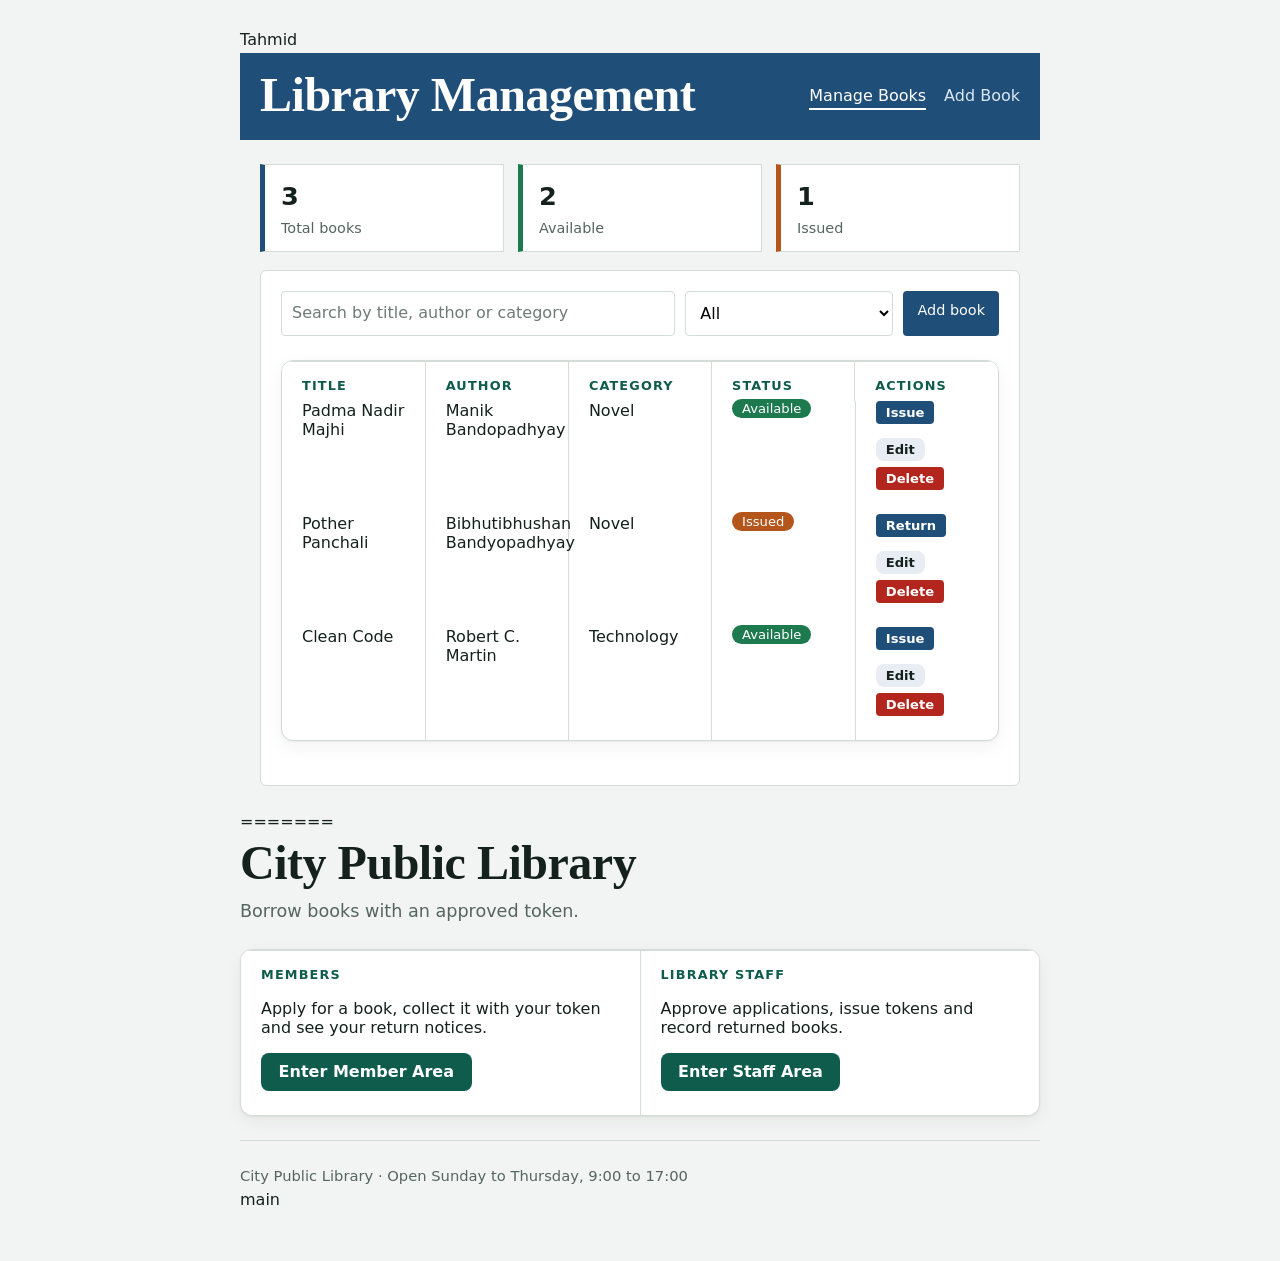
<file: index.html>
Tahmid
<!DOCTYPE html>
<html lang="en">
<head>
  <meta charset="UTF-8">
  <meta name="viewport" content="width=device-width, initial-scale=1">
  <title>Library - Manage Books</title>
  <link rel="stylesheet" href="style.css">
</head>
<body>
  <header><div class="bar">
    <h1>Library Management</h1>
    <nav><a class="active" href="index.html">Manage Books</a><a href="add-book.html">Add Book</a></nav>
  </div></header>

  <main>
    <div class="stats">
      <div class="stat"><b id="total">0</b><span>Total books</span></div>
      <div class="stat ok"><b id="avail">0</b><span>Available</span></div>
      <div class="stat warn"><b id="issued">0</b><span>Issued</span></div>
    </div>

    <div class="card">
      <div class="tools">
        <input id="search" type="search" placeholder="Search by title, author or category" aria-label="Search books">
        <select id="statusFilter" aria-label="Filter by status">
          <option>All</option><option>Available</option><option>Issued</option>
        </select>
        <a class="btn" href="add-book.html">Add book</a>
      </div>
      <div class="table-wrap">
        <table>
          <thead><tr><th>Title</th><th>Author</th><th>Category</th><th>Status</th><th>Actions</th></tr></thead>
          <tbody id="bookBody"></tbody>
        </table>
      </div>
      <p class="empty" id="empty" hidden>Kono boi paoa jayni. Notun boi add koro.</p>
    </div>
  </main>

  <script src="storage.js"></script>
  <script src="list.js"></script>
</body>
</html>
=======
<!DOCTYPE html>
<html lang="en">
<head>
<meta charset="UTF-8">
<meta name="viewport" content="width=device-width, initial-scale=1.0">
<title>City Public Library</title>
<link rel="stylesheet" href="css/index.css">
</head>
<body class="landing">

<h1>City Public Library</h1>
<p>Borrow books with an approved token.</p>

<div class="table-wrap">
<table border="1" cellpadding="12" cellspacing="0">
  <tr>
    <th>Members</th>
    <th>Library Staff</th>
  </tr>
  <tr>
    <td>
      <p>Apply for a book, collect it with your token and see your return notices.</p>
      <a href="user/home.html">Enter Member Area</a>
    </td>
    <td>
      <p>Approve applications, issue tokens and record returned books.</p>
      <a href="admin/login.html">Enter Staff Area</a>
    </td>
  </tr>
</table>
</div>

<hr>
<address>City Public Library &middot; Open Sunday to Thursday, 9:00 to 17:00</address>

</body>
</html>
 main
</file>
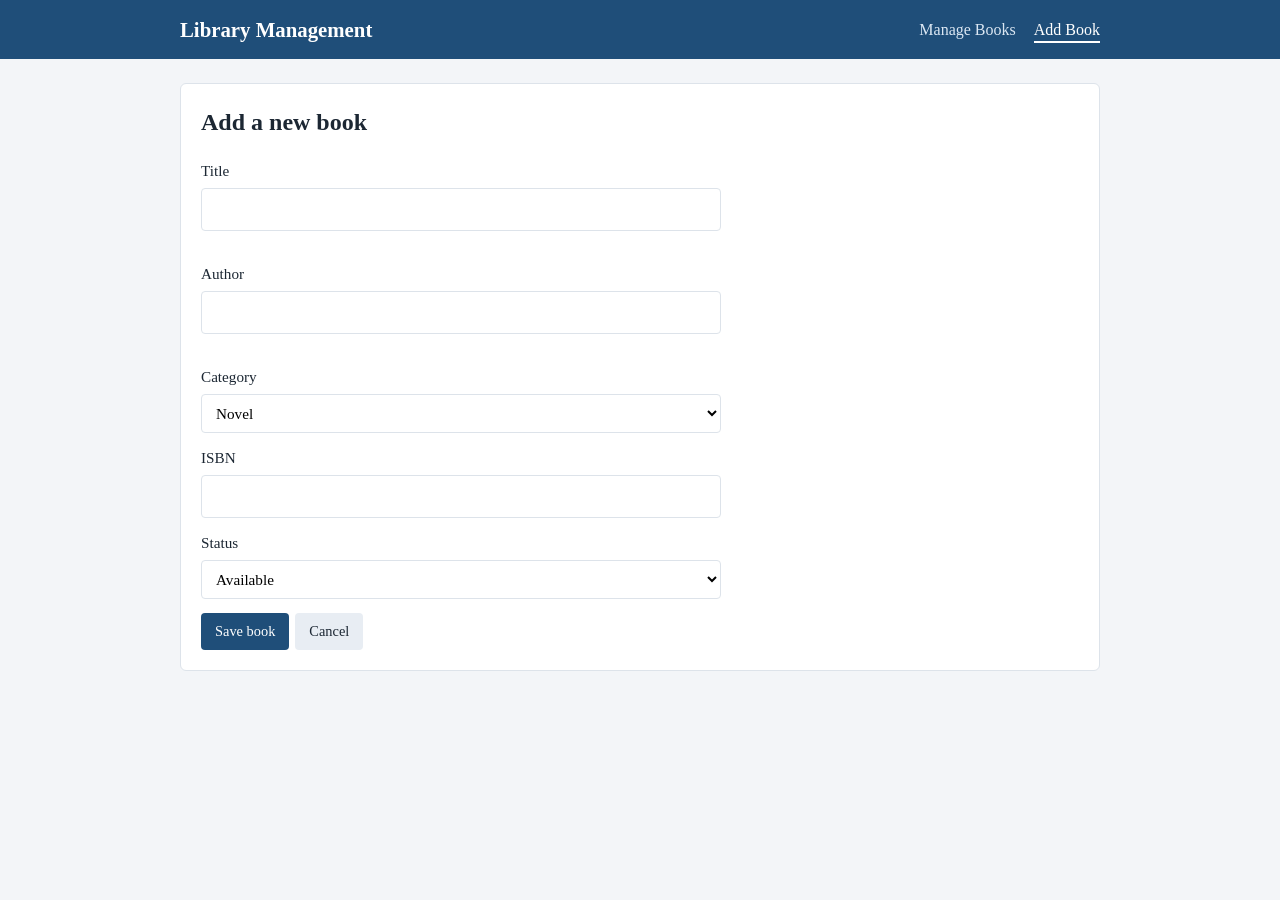
<file: add-book.html>
<!DOCTYPE html>
<html lang="en">
<head>
  <meta charset="UTF-8">
  <meta name="viewport" content="width=device-width, initial-scale=1">
  <title>Library - Add Book</title>
  <link rel="stylesheet" href="style.css">
</head>
<body>
  <header><div class="bar">
    <h1>Library Management</h1>
    <nav><a href="index.html">Manage Books</a><a class="active" href="add-book.html">Add Book</a></nav>
  </div></header>

  <main>
    <div class="card">
      <h2 id="formTitle" style="margin-top:0">Add a new book</h2>
      <form id="bookForm" novalidate>
        <label>Title <input name="title" type="text"><span class="err" id="titleErr"></span></label>
        <label>Author <input name="author" type="text"><span class="err" id="authorErr"></span></label>
        <label>Category
          <select name="category">
            <option>Novel</option><option>Poetry</option><option>Science</option>
            <option>Technology</option><option>History</option><option>Other</option>
          </select>
        </label>
        <label>ISBN <input name="isbn" type="text"></label>
        <label>Status
          <select name="status"><option>Available</option><option>Issued</option></select>
        </label>
        <div class="actions">
          <button class="btn" id="saveBtn" type="submit">Save book</button>
          <a class="btn ghost" href="index.html">Cancel</a>
        </div>
      </form>
    </div>
  </main>

  <script src="storage.js"></script>
  <script src="form.js"></script>
</body>
</html>
</file>
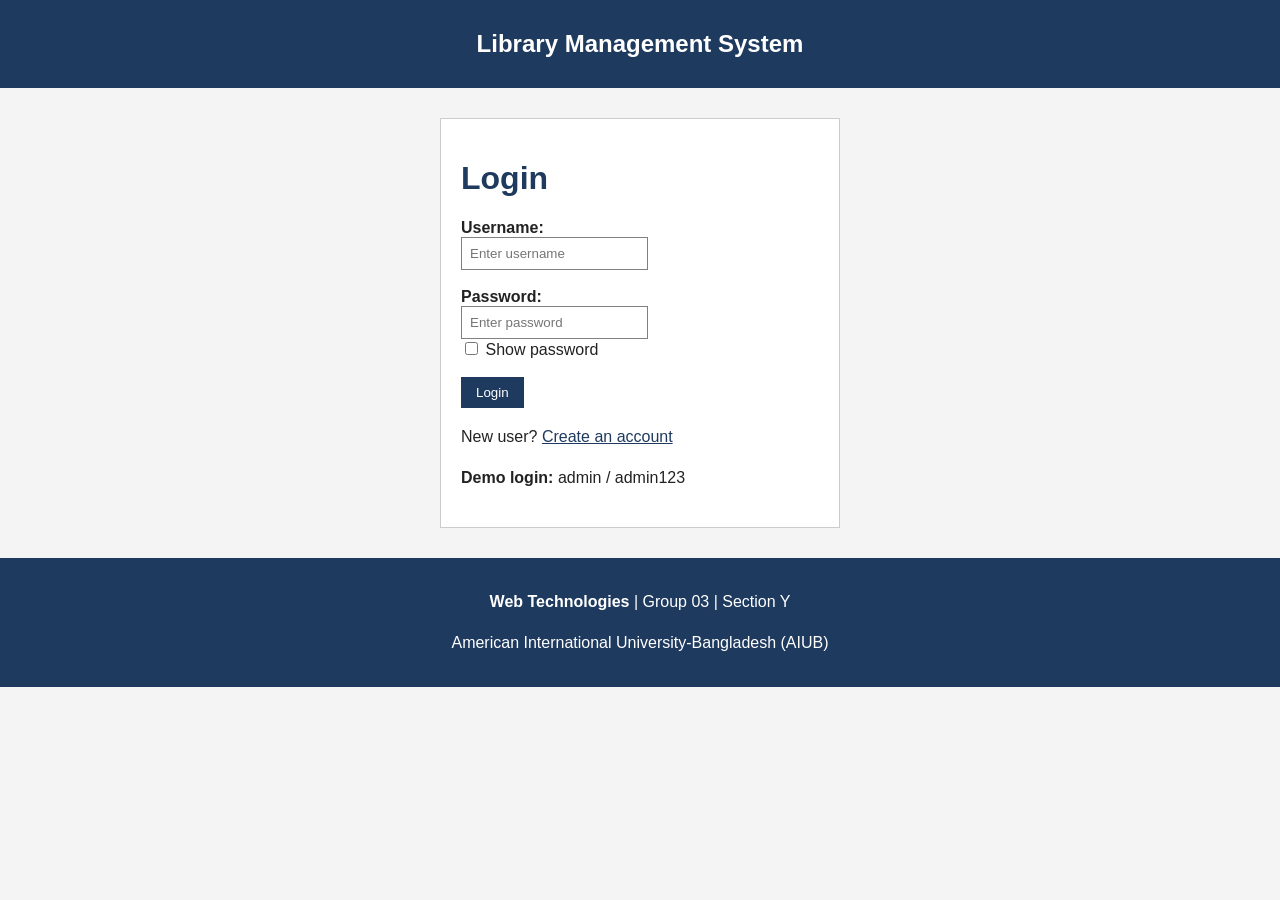
<file: login.html>
<!DOCTYPE html>
<html lang="en">
<head>
    <meta charset="UTF-8">
    <meta name="viewport" content="width=device-width, initial-scale=1.0">
    <title>Login - Library Management System</title>

   
    <link rel="stylesheet" href="Library.css">
</head>
<body>

   
    <header id="header">
        <h2>Library Management System</h2>
    </header>

    
    <main id="main">

        <div id="authBox">
            <h1>Login</h1>

          
            <h3 id="greeting"></h3>

           
            <form action="Library.html" onsubmit="return validateLogin()">

                <label for="loginUser">Username:</label><br>
                <input type="text" id="loginUser" placeholder="Enter username">
                <span id="loginUserError" class="error"></span>
                <br><br>

                <label for="loginPass">Password:</label><br>
                <input type="password" id="loginPass" placeholder="Enter password">
                <span id="loginPassError" class="error"></span>
                <br>

                
                <input type="checkbox" id="showPass" onclick="togglePassword('loginPass', 'showPass')">
                <label for="showPass" style="font-weight: normal;">Show password</label>
                <br><br>

                <input type="submit" value="Login">
            </form>

          
            <p id="loginMessage" class="error"></p>

            <p>New user? <a href="register.html">Create an account</a></p>

           
            <p><b>Demo login:</b> admin / admin123</p>
        </div>

    </main>

  
    <footer id="footer">
        <p><b>Web Technologies</b> | Group 03 | Section Y</p>
        <p>American International University-Bangladesh (AIUB)</p>
    </footer>

   
    <script src="auth.js"></script>
   
    <script>showGreeting();</script>

</body>
</html>
</file>
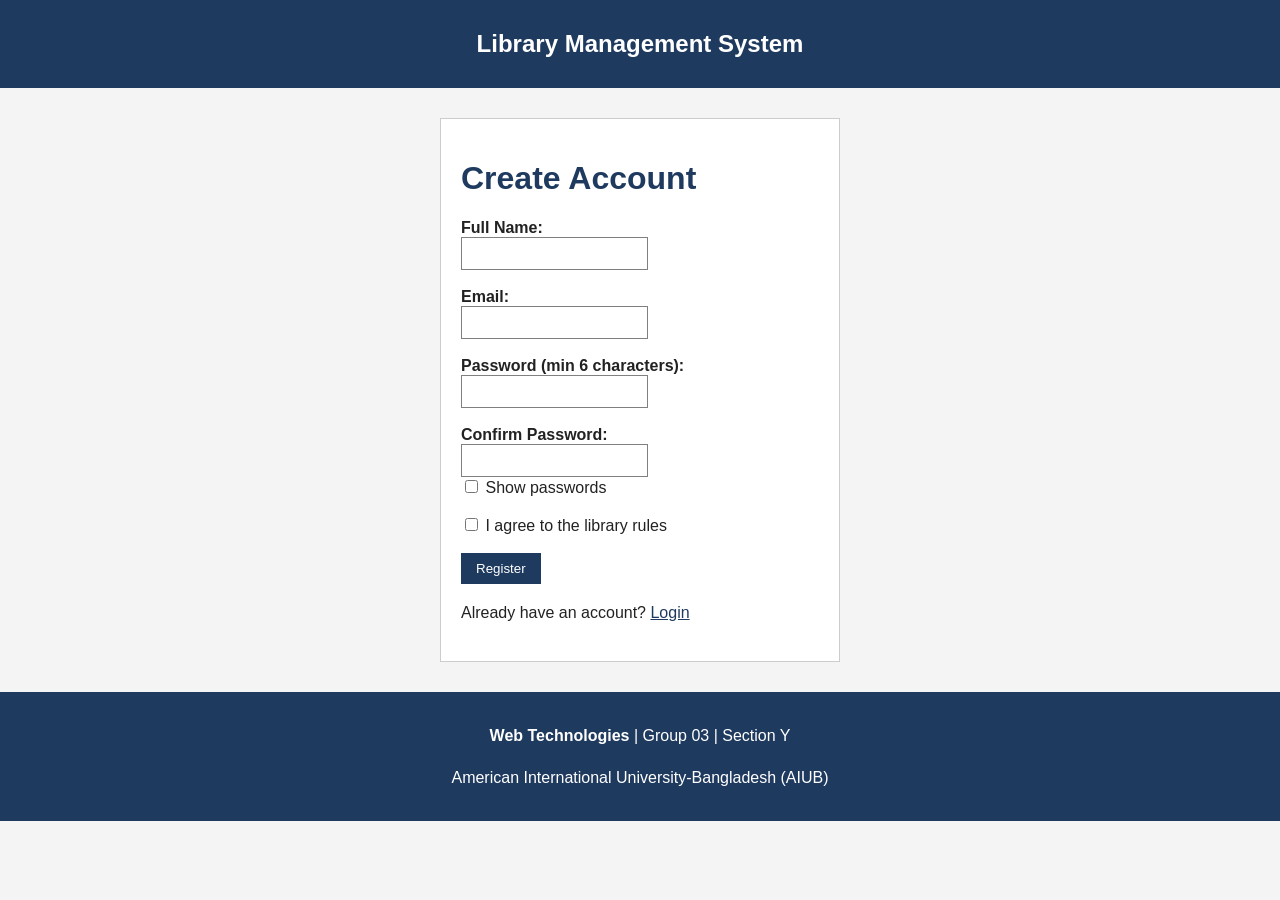
<file: register.html>
<!DOCTYPE html>
<html lang="en">
<head>
    <meta charset="UTF-8">
    <meta name="viewport" content="width=device-width, initial-scale=1.0">
    <title>Register - Library Management System</title>

   
    <link rel="stylesheet" href="Library.css">
</head>
<body>

    
    <header id="header">
        <h2>Library Management System</h2>
    </header>

   
    <main id="main">

        <div id="authBox">
            <h1>Create Account</h1>

            
            <form action="login.html" onsubmit="return validateRegister()">

                <label for="fullName">Full Name:</label><br>
                <input type="text" id="fullName">
                <span id="fullNameError" class="error"></span>
                <br><br>

                <label for="email">Email:</label><br>
                <input type="text" id="email">
                <span id="emailError" class="error"></span>
                <br><br>

                <label for="password">Password (min 6 characters):</label><br>
                <input type="password" id="password">
                <span id="passwordError" class="error"></span>
                <br><br>

                <label for="confirmPassword">Confirm Password:</label><br>
                <input type="password" id="confirmPassword">
                <span id="confirmPasswordError" class="error"></span>
                <br>

              
                <input type="checkbox" id="showRegPass"
                       onclick="togglePassword('password', 'showRegPass'); togglePassword('confirmPassword', 'showRegPass')">
                <label for="showRegPass" style="font-weight: normal;">Show passwords</label>
                <br><br>

                <input type="checkbox" id="terms">
                <label for="terms" style="font-weight: normal;">I agree to the library rules</label>
                <span id="termsError" class="error"></span>
                <br><br>

                <input type="submit" value="Register">
            </form>

            <p>Already have an account? <a href="login.html">Login</a></p>
        </div>

    </main>

    
    <footer id="footer">
        <p><b>Web Technologies</b> | Group 03 | Section Y</p>
        <p>American International University-Bangladesh (AIUB)</p>
    </footer>

   
    <script src="auth.js"></script>

</body>
</html>
</file>
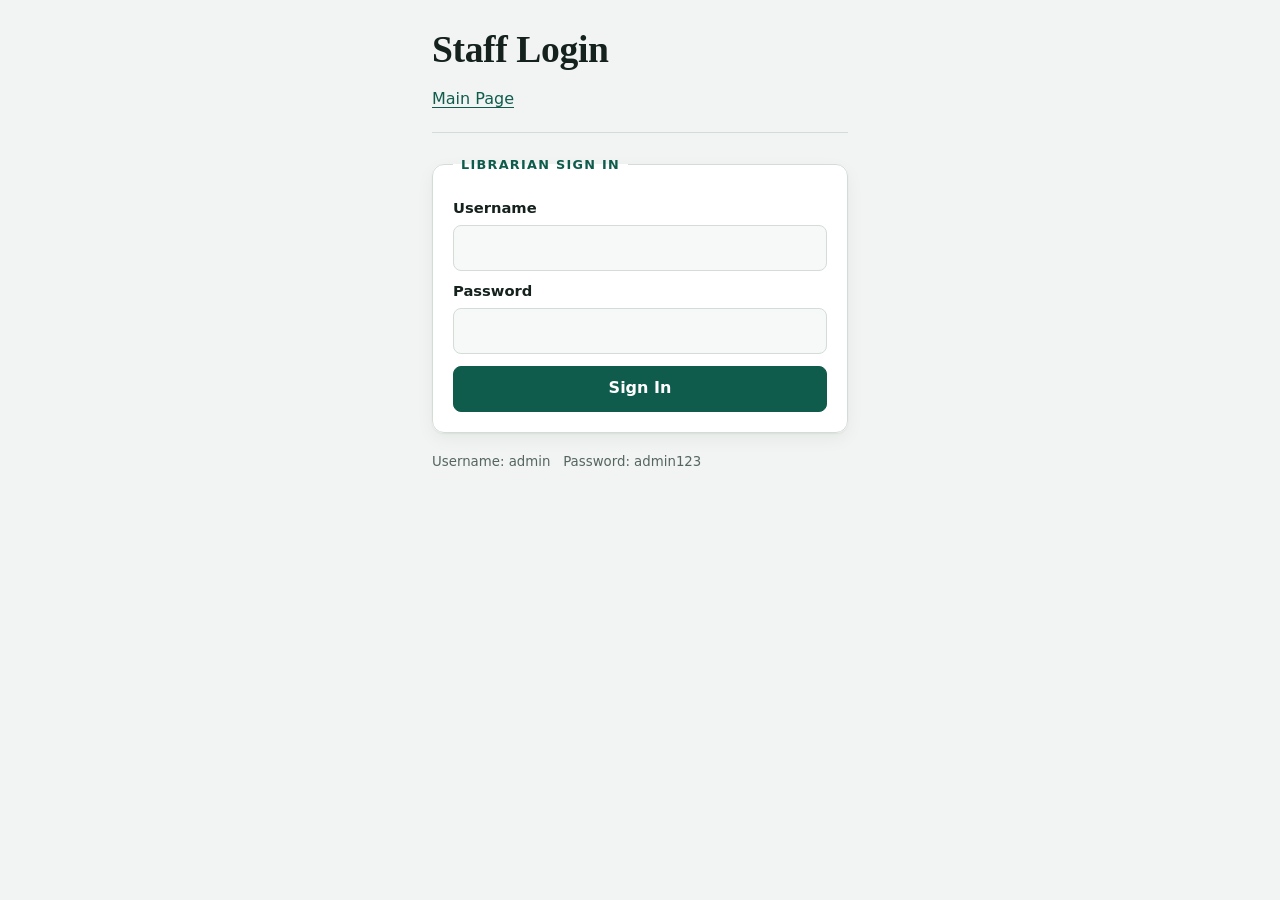
<file: admin/applications.html>
<!DOCTYPE html>
<html lang="en">
<head>
<meta charset="UTF-8">
<meta name="viewport" content="width=device-width, initial-scale=1.0">
<title>Applications | City Public Library</title>
<link rel="stylesheet" href="../css/admin/applications.css">
</head>
<body>

<h1>Applications</h1>
<ul class="nav">
  <li><a href="home.html">Overview</a></li>
  <li><a href="applications.html" aria-current="page">Applications</a></li>
  <li><a href="returns.html">Loans and Returns</a></li>
  <li><a href="login.html">Sign Out</a></li>
</ul>
<hr>

<p id="msg" role="status"></p>

<div class="table-wrap">
<table border="1" cellpadding="8" cellspacing="0">
  <caption>Waiting for a decision</caption>
  <thead>
    <tr><th>No.</th><th>Member</th><th>Book</th><th>Applied on</th><th>Decision</th></tr>
  </thead>
  <tbody id="appBody"></tbody>
</table>
</div>

<br>

<div class="table-wrap">
<table border="1" cellpadding="8" cellspacing="0">
  <caption>Already decided</caption>
  <thead>
    <tr><th>No.</th><th>Member</th><th>Book</th><th>Result</th><th>Token</th></tr>
  </thead>
  <tbody id="doneBody"></tbody>
</table>
</div>

<script src="../js/admin/applications.js"></script>
</body>
</html>
</file>
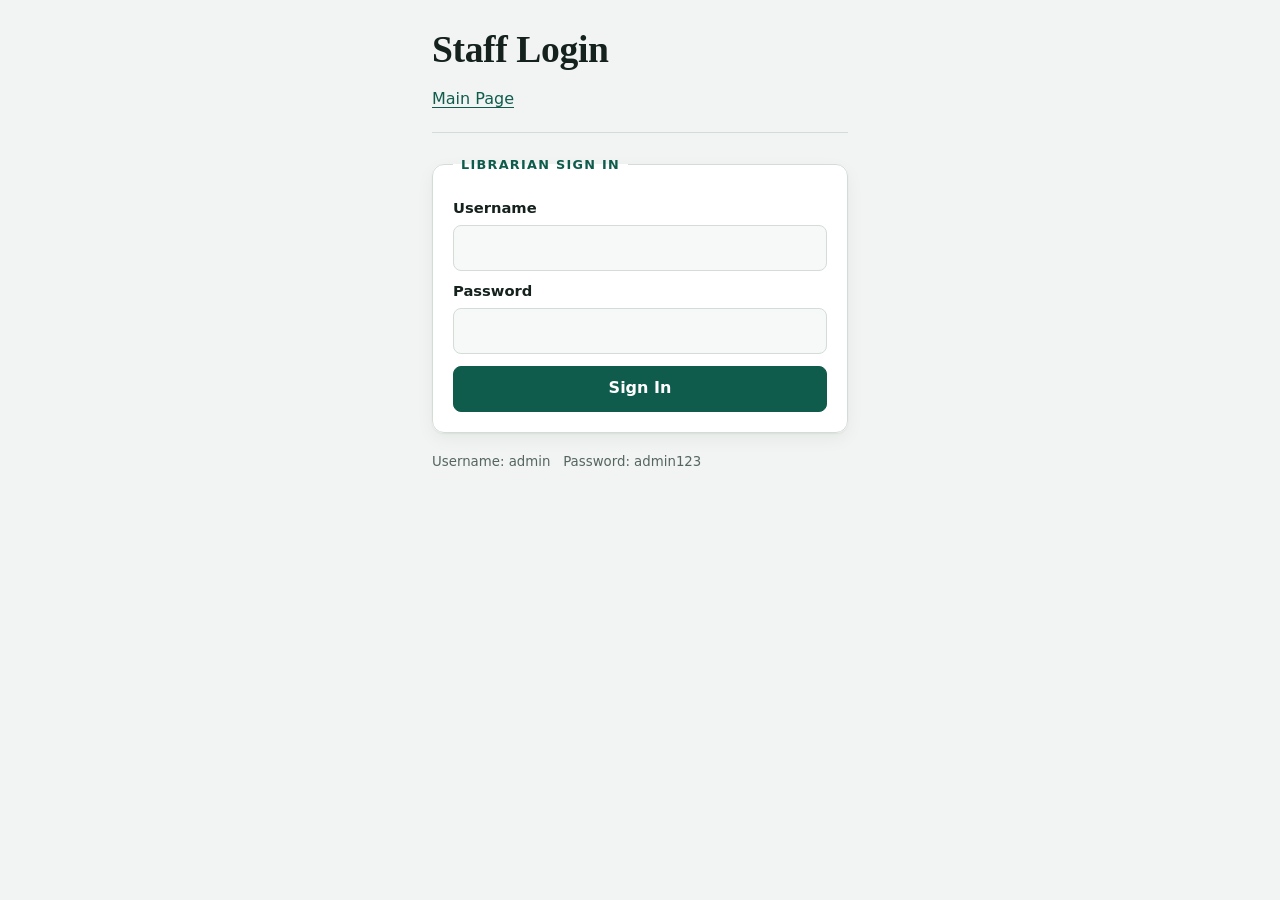
<file: admin/home.html>
<!DOCTYPE html>
<html lang="en">
<head>
<meta charset="UTF-8">
<meta name="viewport" content="width=device-width, initial-scale=1.0">
<title>Staff Overview | City Public Library</title>
<link rel="stylesheet" href="../css/admin/home.css">
</head>
<body>

<h1>Staff Overview</h1>
<ul class="nav">
  <li><a href="home.html" aria-current="page">Overview</a></li>
  <li><a href="applications.html">Applications</a></li>
  <li><a href="returns.html">Loans and Returns</a></li>
  <li><a href="login.html">Sign Out</a></li>
</ul>
<hr>

<div class="table-wrap">
<table border="1" cellpadding="8" cellspacing="0">
  <caption>Today at a glance</caption>
  <tr><th>Waiting applications</th><td id="cWaiting">0</td></tr>
  <tr><th>Books on loan</th><td id="cLoans">0</td></tr>
  <tr><th>Due tomorrow</th><td id="cTomorrow">0</td></tr>
  <tr><th>Overdue</th><td id="cOverdue">0</td></tr>
</table>
</div>

<form id="dateForm">
  <fieldset>
    <legend>Working Date</legend>
    <p>Change the date to check the day-6 reminder and overdue books.</p>
    <p><label for="workDate">Date</label>
    <input type="date" id="workDate" required>
    <button type="submit">Set Date</button>
    <button type="button" id="dateReset">Use Real Date</button></p>
  </fieldset>
</form>

<script src="../js/admin/home.js"></script>
</body>
</html>
</file>
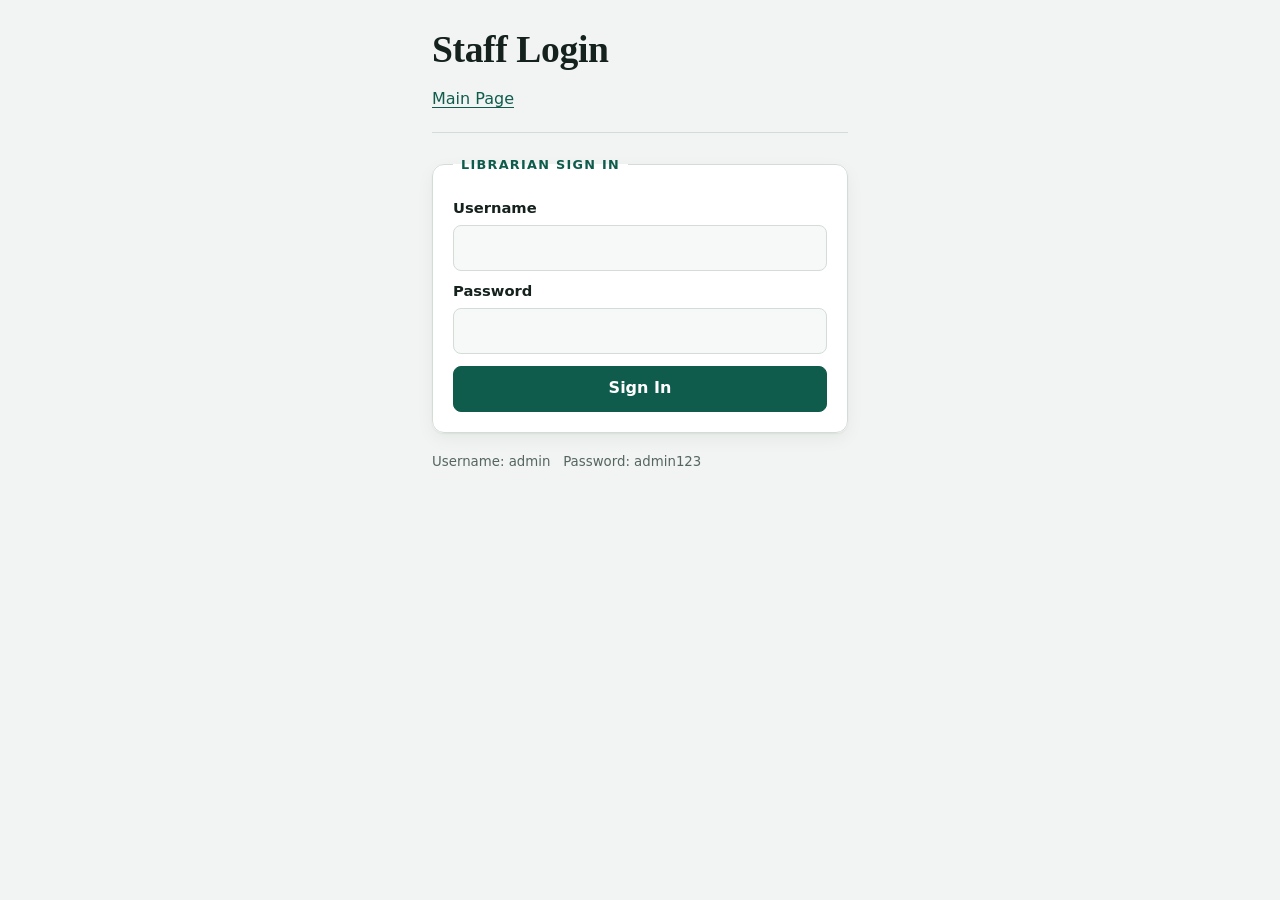
<file: admin/login.html>
<!DOCTYPE html>
<html lang="en">
<head>
<meta charset="UTF-8">
<meta name="viewport" content="width=device-width, initial-scale=1.0">
<title>Staff Login | City Public Library</title>
<link rel="stylesheet" href="../css/admin/login.css">
</head>
<body class="login">

<h1>Staff Login</h1>
<p><a href="../index.html">Main Page</a></p>
<hr>

<form id="loginForm">
  <fieldset>
    <legend>Librarian Sign In</legend>
    <p><label for="u">Username</label><br>
    <input type="text" id="u" autocomplete="username" required></p>
    <p><label for="p">Password</label><br>
    <input type="password" id="p" autocomplete="current-password" required></p>
    <button type="submit">Sign In</button>
  </fieldset>
</form>

<p id="msg" role="status"></p>
<p><small>Username: admin &nbsp; Password: admin123</small></p>

<script src="../js/admin/login.js"></script>
</body>
</html>
</file>
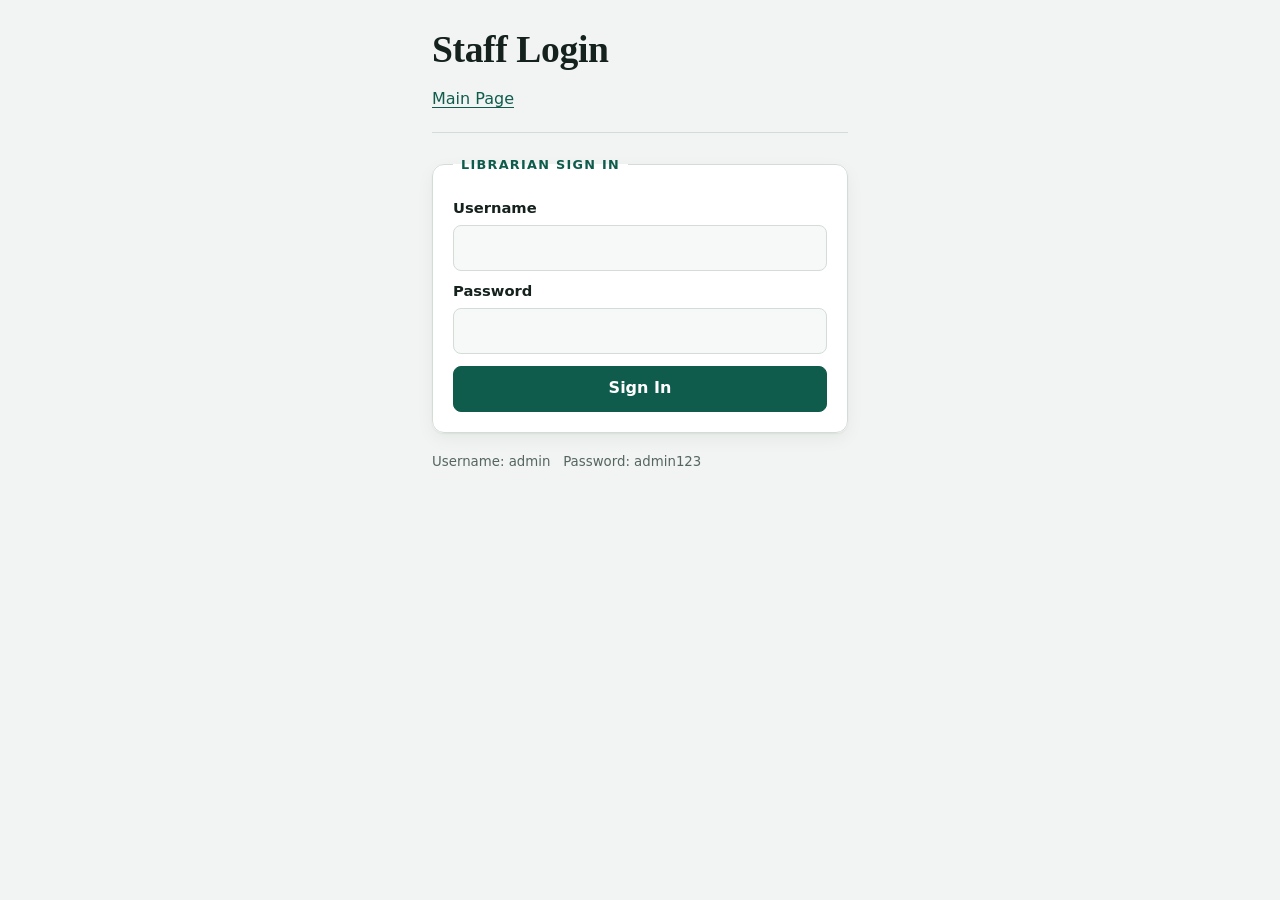
<file: admin/returns.html>
<!DOCTYPE html>
<html lang="en">
<head>
<meta charset="UTF-8">
<meta name="viewport" content="width=device-width, initial-scale=1.0">
<title>Loans and Returns | City Public Library</title>
<link rel="stylesheet" href="../css/admin/returns.css">
</head>
<body>

<h1>Loans and Returns</h1>
<ul class="nav">
  <li><a href="home.html">Overview</a></li>
  <li><a href="applications.html">Applications</a></li>
  <li><a href="returns.html" aria-current="page">Loans and Returns</a></li>
  <li><a href="login.html">Sign Out</a></li>
</ul>
<hr>

<p id="msg" role="status"></p>

<div class="table-wrap">
<table border="1" cellpadding="8" cellspacing="0">
  <caption>Books currently on loan</caption>
  <thead>
    <tr><th>Loan No.</th><th>Token</th><th>Member</th><th>Book</th><th>Collected</th><th>Return by</th><th>State</th><th>Action</th></tr>
  </thead>
  <tbody id="loanBody"></tbody>
</table>
</div>

<h2>Reminders for tomorrow</h2>
<ol id="remindList"></ol>

<div class="table-wrap">
<table border="1" cellpadding="8" cellspacing="0">
  <caption>Returned books</caption>
  <thead>
    <tr><th>Loan No.</th><th>Member</th><th>Book</th><th>Returned on</th><th>Result</th></tr>
  </thead>
  <tbody id="pastBody"></tbody>
</table>
</div>

<script src="../js/admin/returns.js"></script>
</body>
</html>
</file>
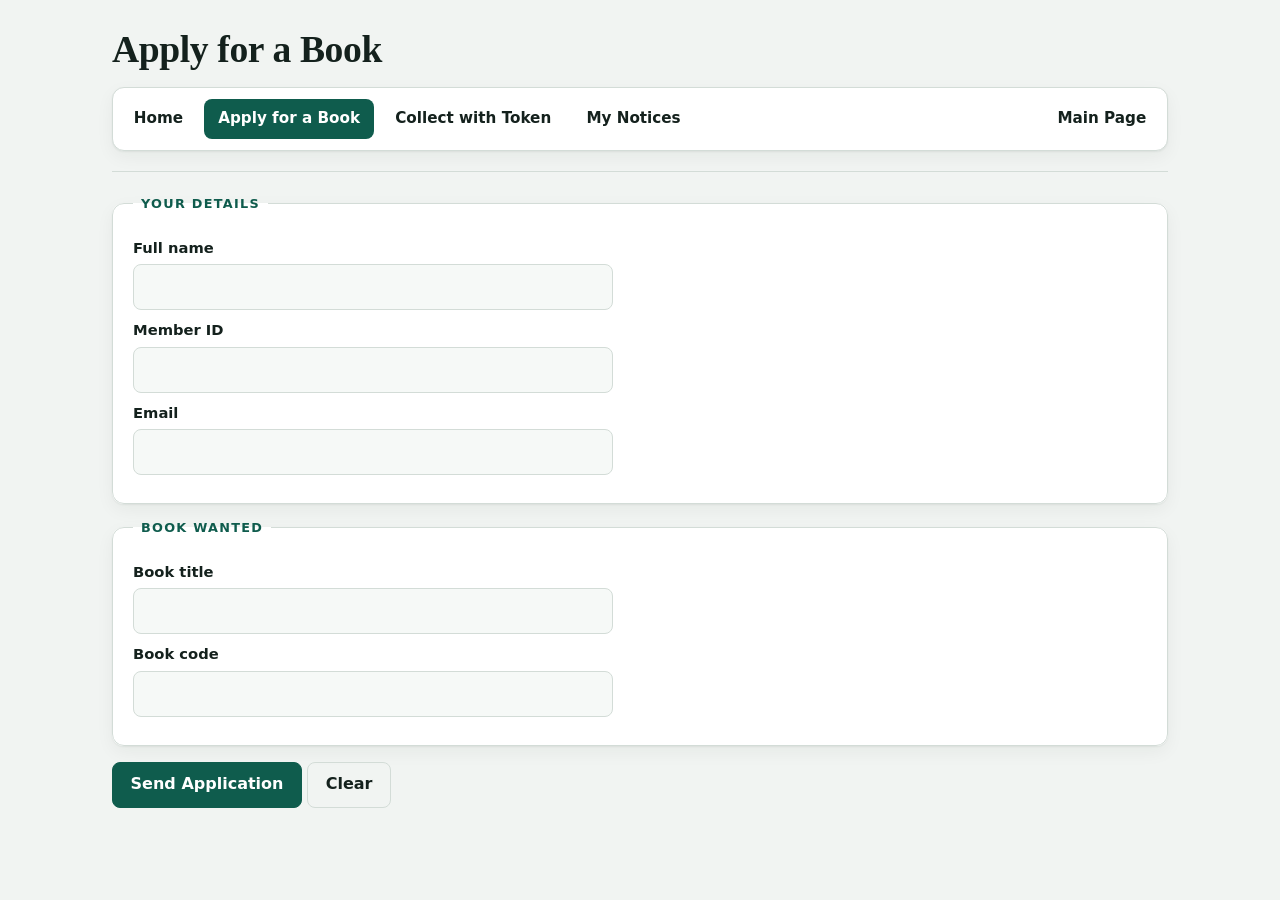
<file: user/apply.html>
<!DOCTYPE html>
<html lang="en">
<head>
<meta charset="UTF-8">
<meta name="viewport" content="width=device-width, initial-scale=1.0">
<title>Apply for a Book | City Public Library</title>
<link rel="stylesheet" href="../css/user/apply.css">
</head>
<body>

<h1>Apply for a Book</h1>
<ul class="nav">
  <li><a href="home.html">Home</a></li>
  <li><a href="apply.html" aria-current="page">Apply for a Book</a></li>
  <li><a href="collect.html">Collect with Token</a></li>
  <li><a href="notices.html">My Notices</a></li>
  <li><a href="../index.html">Main Page</a></li>
</ul>
<hr>

<form id="applyForm">
  <fieldset>
    <legend>Your Details</legend>
    <p><label for="name">Full name</label><br>
    <input type="text" id="name" maxlength="80" required></p>
    <p><label for="mid">Member ID</label><br>
    <input type="text" id="mid" pattern="[A-Za-z0-9\-]{3,20}" title="3 to 20 letters, numbers or hyphens" required></p>
    <p><label for="mail">Email</label><br>
    <input type="email" id="mail" required></p>
  </fieldset>
  <fieldset>
    <legend>Book Wanted</legend>
    <p><label for="bt">Book title</label><br>
    <input type="text" id="bt" required></p>
    <p><label for="bc">Book code</label><br>
    <input type="text" id="bc" required></p>
  </fieldset>
  <button type="submit">Send Application</button>
  <button type="reset">Clear</button>
</form>

<p id="msg" role="status"></p>

<script src="../js/user/apply.js"></script>
</body>
</html>
</file>
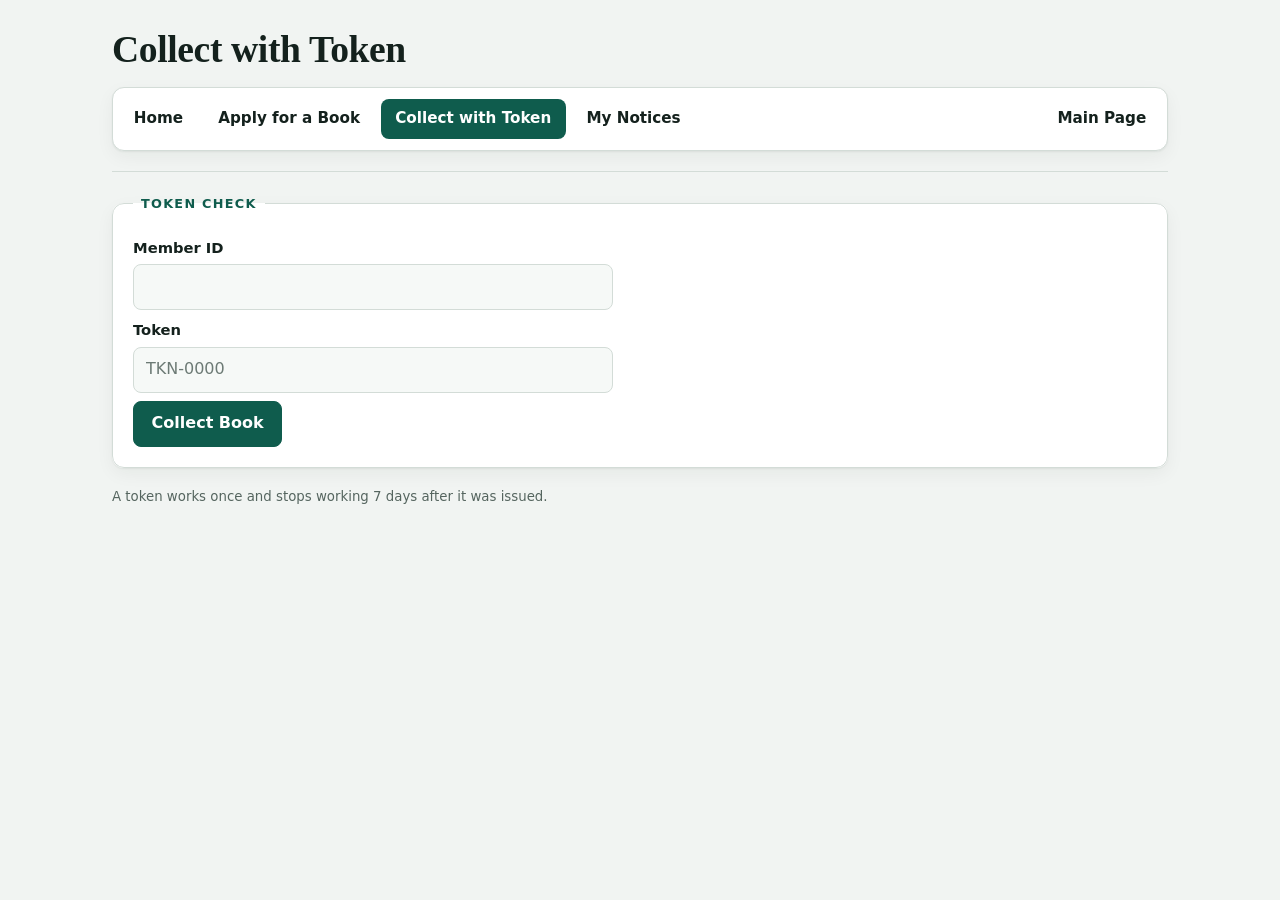
<file: user/collect.html>
<!DOCTYPE html>
<html lang="en">
<head>
<meta charset="UTF-8">
<meta name="viewport" content="width=device-width, initial-scale=1.0">
<title>Collect with Token | City Public Library</title>
<link rel="stylesheet" href="../css/user/collect.css">
</head>
<body>

<h1>Collect with Token</h1>
<ul class="nav">
  <li><a href="home.html">Home</a></li>
  <li><a href="apply.html">Apply for a Book</a></li>
  <li><a href="collect.html" aria-current="page">Collect with Token</a></li>
  <li><a href="notices.html">My Notices</a></li>
  <li><a href="../index.html">Main Page</a></li>
</ul>
<hr>

<form id="collectForm">
  <fieldset>
    <legend>Token Check</legend>
    <p><label for="cm">Member ID</label><br>
    <input type="text" id="cm" required></p>
    <p><label for="ct">Token</label><br>
    <input type="text" id="ct" pattern="[Tt][Kk][Nn]-[0-9]{4}" placeholder="TKN-0000" autocomplete="off" required></p>
    <button type="submit">Collect Book</button>
  </fieldset>
</form>

<p id="msg" role="status"></p>
<p><small>A token works once and stops working 7 days after it was issued.</small></p>

<script src="../js/user/collect.js"></script>
</body>
</html>
</file>
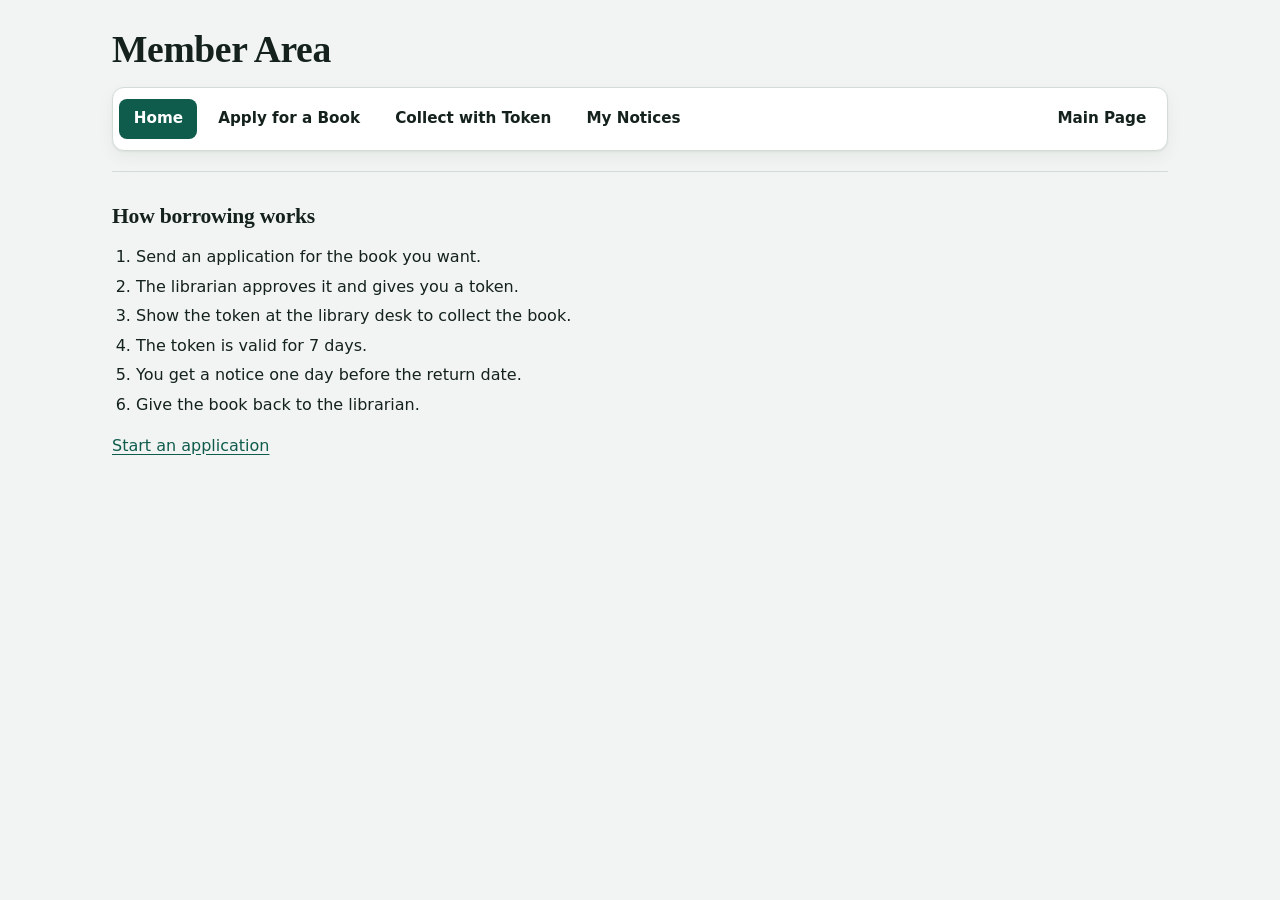
<file: user/home.html>
<!DOCTYPE html>
<html lang="en">
<head>
<meta charset="UTF-8">
<meta name="viewport" content="width=device-width, initial-scale=1.0">
<title>Member Area | City Public Library</title>
<link rel="stylesheet" href="../css/user/home.css">
</head>
<body>

<h1>Member Area</h1>
<ul class="nav">
  <li><a href="home.html" aria-current="page">Home</a></li>
  <li><a href="apply.html">Apply for a Book</a></li>
  <li><a href="collect.html">Collect with Token</a></li>
  <li><a href="notices.html">My Notices</a></li>
  <li><a href="../index.html">Main Page</a></li>
</ul>
<hr>

<h2>How borrowing works</h2>
<ol>
  <li>Send an application for the book you want.</li>
  <li>The librarian approves it and gives you a token.</li>
  <li>Show the token at the library desk to collect the book.</li>
  <li>The token is valid for 7 days.</li>
  <li>You get a notice one day before the return date.</li>
  <li>Give the book back to the librarian.</li>
</ol>

<p><a href="apply.html">Start an application</a></p>

</body>
</html>
</file>
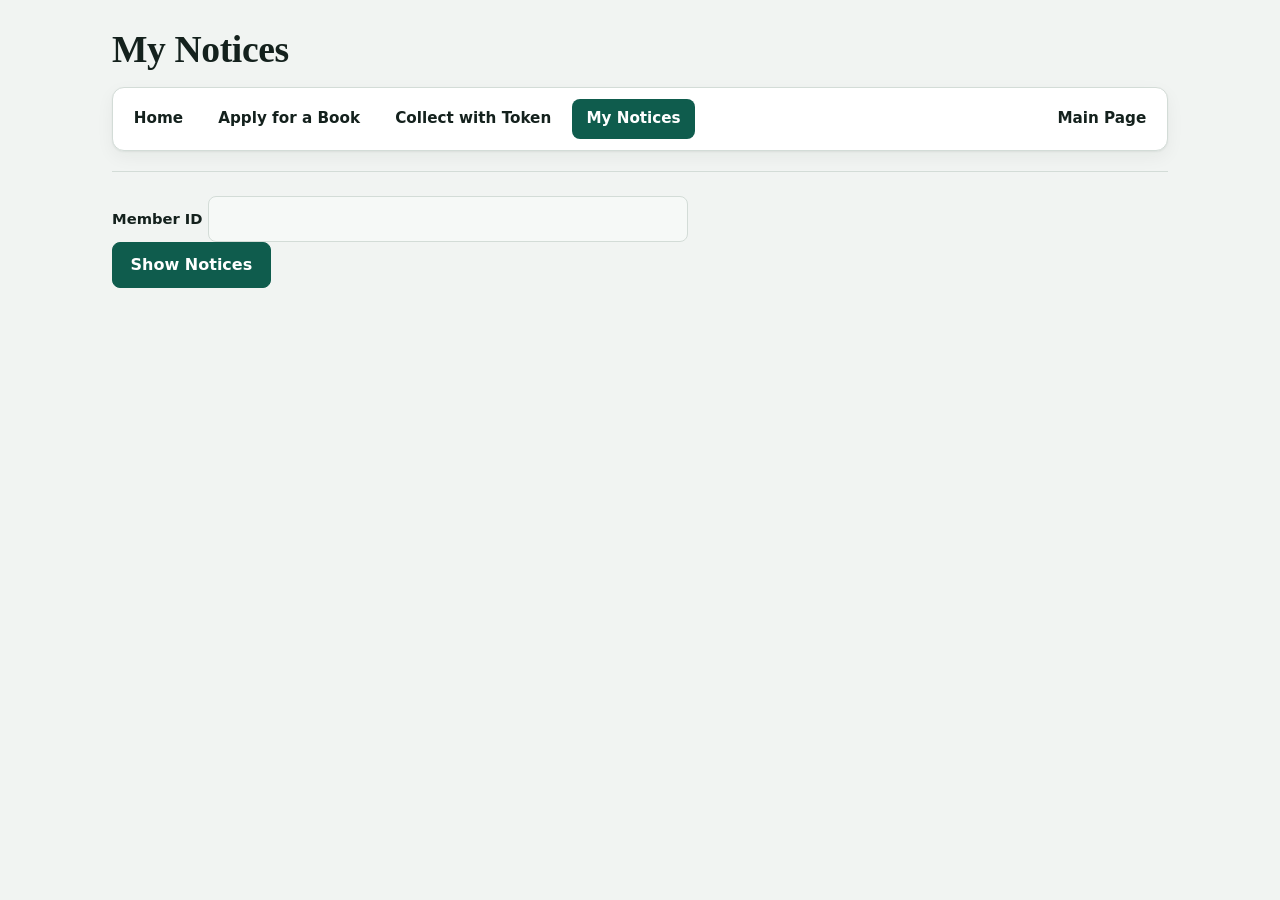
<file: user/notices.html>
<!DOCTYPE html>
<html lang="en">
<head>
<meta charset="UTF-8">
<meta name="viewport" content="width=device-width, initial-scale=1.0">
<title>My Notices | City Public Library</title>
<link rel="stylesheet" href="../css/user/notices.css">
</head>
<body>

<h1>My Notices</h1>
<ul class="nav">
  <li><a href="home.html">Home</a></li>
  <li><a href="apply.html">Apply for a Book</a></li>
  <li><a href="collect.html">Collect with Token</a></li>
  <li><a href="notices.html" aria-current="page">My Notices</a></li>
  <li><a href="../index.html">Main Page</a></li>
</ul>
<hr>

<form id="noticeForm">
  <p><label for="nm">Member ID</label>
  <input type="text" id="nm" required>
  <button type="submit">Show Notices</button></p>
</form>

<p id="msg" role="status"></p>
<div id="results"></div>

<script src="../js/user/notices.js"></script>
</body>
</html>
</file>
<file: style.css>
:root{--bg:#f3f5f8;--card:#fff;--ink:#1c2733;--muted:#66758a;--line:#dde3ea;--brand:#1f4e79;--ok:#1d7a4f;--warn:#b4561b;--danger:#b3261e}
*{box-sizing:border-box}
body{margin:0;font-family:Georgia,"Times New Roman",serif;background:var(--bg);color:var(--ink);line-height:1.5}
button,input,select{font:inherit}
header{background:var(--brand);color:#fff}
.bar{max-width:960px;margin:auto;padding:14px 20px;display:flex;justify-content:space-between;align-items:center;flex-wrap:wrap;gap:10px}
.bar h1{margin:0;font-size:1.3rem}
nav a{color:#dbe7f3;text-decoration:none;margin-left:18px;padding-bottom:3px}
nav a.active,nav a:hover{color:#fff;border-bottom:2px solid #fff}
main{max-width:960px;margin:24px auto;padding:0 20px}
.card{background:var(--card);border:1px solid var(--line);border-radius:6px;padding:20px}
.stats{display:flex;gap:14px;margin-bottom:18px;flex-wrap:wrap}
.stat{flex:1;min-width:140px;background:var(--card);border:1px solid var(--line);border-left:5px solid var(--brand);padding:12px 16px}
.stat.ok{border-left-color:var(--ok)}.stat.warn{border-left-color:var(--warn)}
.stat b{display:block;font-size:1.6rem}
.stat span{color:var(--muted);font-size:.9rem}
.tools{display:flex;gap:10px;margin-bottom:14px;flex-wrap:wrap}
.tools input{flex:2;min-width:180px}.tools select{flex:1;min-width:130px}
input,select{padding:9px 10px;border:1px solid var(--line);border-radius:4px;background:#fff;width:100%}
input:focus,select:focus,button:focus-visible{outline:2px solid var(--brand);outline-offset:1px}
.table-wrap{overflow-x:auto}
table{width:100%;border-collapse:collapse}
th,td{text-align:left;padding:10px 8px;border-bottom:1px solid var(--line)}
th{color:var(--muted);font-weight:normal;font-size:.9rem}
.badge{padding:2px 10px;border-radius:12px;font-size:.82rem;color:#fff}
.badge.Available{background:var(--ok)}.badge.Issued{background:var(--warn)}
.btn{display:inline-block;padding:8px 14px;border:0;border-radius:4px;background:var(--brand);color:#fff;cursor:pointer;text-decoration:none;font-size:.9rem}
.btn.small{padding:4px 10px;font-size:.82rem}
.btn.ghost{background:#e8edf3;color:var(--ink)}
.btn.danger{background:var(--danger)}
.actions{display:flex;gap:6px;flex-wrap:wrap}
.empty{text-align:center;color:var(--muted);padding:30px 0}
form{display:grid;gap:14px;max-width:520px}
label{display:grid;gap:5px;font-size:.95rem}
.err{color:var(--danger);font-size:.85rem;min-height:1em}
.msg{padding:10px 14px;background:#e3f3ea;color:var(--ok);border-radius:4px;margin-bottom:14px}
</file>
<file: css/index.css>
/* Main page (index.html): the two doors, Members and Library Staff. */

/* ======== common look (same on every page) ======== */
/* City Public Library: BASE stylesheet, loaded on every page.
   Page-specific styles live in their own file (css/index.css, css/user/*.css, css/admin/*.css).
   Layout: single centred column. Heading, menu bar, then cards (forms) and
   scrolling tables. Everything is styled by element or id, so rows and
   messages that js/app.js adds pick up the look without extra classes. */

:root {
  color-scheme: light;
  --bg: #F1F4F2;
  --surface: #FFFFFF;
  --surface-2: #F6F9F7;
  --ink: #14211D;
  --muted: #55655F;
  --line: #D3DCD7;
  --accent: #0F5C4D;
  --accent-hover: #0B4A3E;
  --accent-ink: #FFFFFF;
  --accent-soft: #E1EFEA;
  --focus: #2F6FDE;
  --ok-bg: #D9F0E3;   --ok-fg: #0E5A32;
  --warn-bg: #FFF0C2; --warn-fg: #6B4B00;
  --bad-bg: #FBDDDA;  --bad-fg: #9A211A;
  --shadow: 0 1px 2px rgba(20, 33, 29, .06), 0 6px 18px rgba(20, 33, 29, .05);
  --radius: 12px;
  --f-head: "Iowan Old Style", "Palatino Linotype", Palatino, Georgia, serif;
  --f-body: system-ui, -apple-system, "Segoe UI", Roboto, "Helvetica Neue", Arial, sans-serif;
}

@media (prefers-color-scheme: dark) {
  :root {
    color-scheme: dark;
    --bg: #0E1815;
    --surface: #16231F;
    --surface-2: #1B2B26;
    --ink: #E7EEEA;
    --muted: #9BADA5;
    --line: #2B3C36;
    --accent: #6FD0B6;
    --accent-hover: #8EE0CA;
    --accent-ink: #07211A;
    --accent-soft: #1D3A32;
    --focus: #7FB0FF;
    --ok-bg: #143A29;   --ok-fg: #8EDDB0;
    --warn-bg: #3B2F0B; --warn-fg: #F3D27A;
    --bad-bg: #401B19;  --bad-fg: #F6A9A3;
    --shadow: 0 1px 2px rgba(0, 0, 0, .4), 0 8px 22px rgba(0, 0, 0, .3);
  }
}

/* ---------- base ---------- */
*, *::before, *::after { box-sizing: border-box; }

body {
  max-width: 68rem;
  margin: 0 auto;
  padding: 1.75rem max(1rem, env(safe-area-inset-right)) 3rem max(1rem, env(safe-area-inset-left));
  background: var(--bg);
  color: var(--ink);
  font: 1rem/1.55 var(--f-body);
  -webkit-font-smoothing: antialiased;
}

h1, h2, h3 {
  font-family: var(--f-head);
  line-height: 1.15;
  letter-spacing: -.01em;
  text-wrap: balance;
}
h1 { margin: 0 0 1rem; font-size: clamp(1.75rem, 4.5vw, 2.35rem); }
h2 { margin: 2rem 0 .75rem; font-size: 1.35rem; }
p  { margin: .5rem 0; max-width: 65ch; }
small { color: var(--muted); }

a { color: var(--accent); text-underline-offset: .2em; }
a:hover { color: var(--accent-hover); }

hr { margin: 1.25rem 0 1.5rem; border: 0; border-top: 1px solid var(--line); }

:focus-visible { outline: 3px solid var(--focus); outline-offset: 2px; }

/* ---------- menu bar ---------- */
ul.nav {
  display: flex;
  flex-wrap: wrap;
  gap: .4rem;
  margin: 0;
  padding: .4rem;
  list-style: none;
  background: var(--surface);
  border: 1px solid var(--line);
  border-radius: var(--radius);
  box-shadow: var(--shadow);
}
ul.nav a {
  display: block;
  padding: .5rem .9rem;
  border-radius: 8px;
  color: var(--ink);
  font-weight: 600;
  font-size: .95rem;
  text-decoration: none;
  transition: background-color .15s, color .15s;
}
ul.nav a:hover { background: var(--surface-2); color: var(--accent); }
ul.nav a[aria-current="page"] { background: var(--accent); color: var(--accent-ink); }
ul.nav li:last-child { margin-left: auto; }          /* Sign Out / Main Page sits at the far end */
@media (max-width: 520px) { ul.nav li:last-child { margin-left: 0; } }

/* ---------- forms ---------- */
form { margin: 1rem 0; }
fieldset {
  min-width: 0;
  margin: 0 0 1rem;
  padding: 1rem 1.25rem 1.25rem;
  background: var(--surface);
  border: 1px solid var(--line);
  border-radius: var(--radius);
  box-shadow: var(--shadow);
}
legend {
  padding: 0 .5rem;
  font: 700 .8rem/1.2 var(--f-body);
  letter-spacing: .1em;
  text-transform: uppercase;
  color: var(--accent);
}
label { display: inline-block; margin-bottom: .3rem; font-weight: 600; font-size: .92rem; }

input[type="text"], input[type="email"], input[type="password"], input[type="date"] {
  width: 100%;
  max-width: 30rem;
  padding: .6rem .75rem;
  font: inherit;
  color: var(--ink);
  background: var(--surface-2);
  border: 1px solid var(--line);
  border-radius: 8px;
  transition: border-color .15s, box-shadow .15s;
}
input::placeholder { color: var(--muted); opacity: .85; }
input:hover { border-color: var(--muted); }
input:focus {
  outline: none;
  border-color: var(--focus);
  box-shadow: 0 0 0 3px color-mix(in srgb, var(--focus) 28%, transparent);
}
input:user-invalid { border-color: var(--bad-fg); }

button {
  padding: .6rem 1.1rem;
  font: inherit;
  font-weight: 600;
  color: var(--accent-ink);
  background: var(--accent);
  border: 1px solid var(--accent);
  border-radius: 8px;
  cursor: pointer;
  transition: background-color .15s, border-color .15s, transform .1s;
}
button:hover { background: var(--accent-hover); border-color: var(--accent-hover); }
button:active { transform: translateY(1px); }
button:disabled { opacity: .5; cursor: not-allowed; }
button[type="reset"], button[type="button"] {
  color: var(--ink);
  background: transparent;
  border-color: var(--line);
}
button[type="reset"]:hover, button[type="button"]:hover { background: var(--surface-2); border-color: var(--muted); }

/* ---------- status message line ---------- */
#msg {
  margin: 1rem 0;
  padding: .75rem 1rem;
  max-width: 65ch;
  color: var(--ink);
  background: var(--accent-soft);
  border: 1px solid color-mix(in srgb, var(--accent) 35%, transparent);
  border-radius: 10px;
}
#msg:empty { display: none; }
#msg.ok, #msg.success, #msg[data-state="ok"]   { color: var(--ok-fg);   background: var(--ok-bg);   border-color: transparent; }
#msg.warn, #msg[data-state="warn"]             { color: var(--warn-fg); background: var(--warn-bg); border-color: transparent; }
#msg.err, #msg.error, #msg[data-state="error"] { color: var(--bad-fg);  background: var(--bad-bg);  border-color: transparent; }

/* ---------- tables ---------- */
/* Each table sits in .table-wrap, which draws the card and scrolls sideways
   on its own, so a wide table never pushes the page wider than the screen. */
.table-wrap {
  max-width: 100%;
  margin: 0 0 1.5rem;
  overflow-x: auto;
  background: var(--surface);
  border: 1px solid var(--line);
  border-radius: var(--radius);
  box-shadow: var(--shadow);
}
table { width: 100%; margin: 0; border: 0; border-collapse: collapse; }   /* border: 0 cancels the border="1" attribute in the HTML */
table:has(thead) { min-width: 40rem; }
caption {
  padding: .9rem 1rem .6rem;
  text-align: left;
  font: 700 1.05rem/1.2 var(--f-head);
  color: var(--ink);
}
th, td {
  padding: .65rem 1rem;
  text-align: left;
  vertical-align: middle;
  border: 0;
  border-top: 1px solid var(--line);
}
th {
  white-space: nowrap;
  font: 600 .72rem/1.2 var(--f-body);
  letter-spacing: .09em;
  text-transform: uppercase;
  color: var(--muted);
  background: var(--surface-2);
}
tbody tr:hover td { background: var(--surface-2); }
td { font-variant-numeric: tabular-nums; }
/* action buttons inside tables are always solid, whatever type the script gives them */
td button, td button[type="button"] {
  padding: .35rem .75rem;
  font-size: .88rem;
  color: var(--accent-ink);
  background: var(--accent);
  border-color: var(--accent);
}
td button:hover, td button[type="button"]:hover { background: var(--accent-hover); border-color: var(--accent-hover); }
td button + button { margin-left: .4rem; }
td:empty::before { content: "none"; color: var(--muted); }


/* ---------- lists and blocks ---------- */
ol, ul:not(.nav) { max-width: 65ch; padding-left: 1.5rem; }
li { margin: .3rem 0; }


hr + address { margin-top: 0; padding-top: 0; border-top: 0; }   /* the hr already draws the line */
address {
  margin-top: 2rem;
  padding-top: 1rem;
  border-top: 1px solid var(--line);
  color: var(--muted);
  font-style: normal;
  font-size: .92rem;
}

@media (prefers-reduced-motion: reduce) {
  *, *::before, *::after { transition: none !important; animation: none !important; }
}

/* ======== only for this page ======== */
/* ---------- main page: two doors ---------- */
.landing { max-width: 52rem; }
.landing h1 { font-size: clamp(2rem, 6vw, 3rem); margin-bottom: .25rem; }
.landing > p { color: var(--muted); font-size: 1.1rem; }
.landing .table-wrap { overflow: hidden; margin-top: 1.5rem; }
.landing table { table-layout: fixed; }
.landing th { padding: 1rem 1.25rem .5rem; font-size: .8rem; color: var(--accent); background: var(--surface); }
.landing td { padding: 0 1.25rem 1.5rem; border-top: 0; vertical-align: top; }
.landing tr:hover td { background: transparent; }
.landing th + th, .landing td + td { border-left: 1px solid var(--line); }
.landing td a {
  display: inline-block;
  margin-top: .5rem;
  padding: .6rem 1.1rem;
  color: var(--accent-ink);
  background: var(--accent);
  border-radius: 8px;
  font-weight: 600;
  text-decoration: none;
}
.landing td a:hover { background: var(--accent-hover); color: var(--accent-ink); }
@media (max-width: 560px) {
  .landing table, .landing tbody, .landing tr, .landing th, .landing td { display: block; width: 100%; }
  .landing th + th, .landing td + td { border-left: 0; }
  .landing th + th { border-top: 1px solid var(--line); }
}
</file>
<file: Library.css>
* {
    box-sizing: border-box;
}


body {
    font-family: Arial, sans-serif;
    margin: 0;
    background-color: #f4f4f4;
    color: #222;
}

p {
    line-height: 1.6;
}

a {
    color: #1f3a5f;
}


h1, h2, h3 {
    color: #1f3a5f;
}


#header {
    position: sticky;
    top: 0;
    background-color: #1f3a5f;
    color: white;
    padding: 10px;
    text-align: center;
}

#header h2 {
    color: white;
}

#navbar a {
    color: white;
    padding: 10px;
    text-decoration: none;
}


#navbar a:hover {
    background-color: #f2c14e;
    color: black;
}


#main {
    position: static;
    width: 90%;
    margin: auto;
}


.highlight {
    color: #1f3a5f;
    font-weight: bold;
}


#welcome {
    padding: 20px;
    background-color: white;
    margin-top: 20px;
}

img {
    max-width: 100%;
    height: auto;
}


#search {
    padding: 20px;
    background-color: white;
    margin-top: 20px;
}

label {
    font-weight: bold;
}


input[type="text"] {
    padding: 8px;
    border: 1px solid gray;
}


input[type="text"]:focus {
    background-color: #fff2c7;
}

button {
    padding: 8px 15px;
    background-color: #1f3a5f;
    color: white;
    border: none;
    cursor: pointer;
}

button:hover {
    background-color: #f2c14e;
    color: black;
}


#dashboard {
    padding: 20px;
    margin-top: 20px;
    background-color: white;
}


.card {
    position: relative;
    display: inline-block;
    width: 23%;
    padding: 15px;
    margin: 5px;
    background-color: #eef3f8;
    border: 1px solid #ccc;
}


.card::after {
    content: "";
    position: absolute;
    top: 5px;
    right: 5px;
    width: 10px;
    height: 10px;
    background-color: #f2c14e;
    border-radius: 50%;
}

.card:hover {
    background-color: #dce6f1;
}

#shortcuts {
    padding: 20px;
    margin-top: 20px;
    background-color: white;
}


.shortcut {
    display: inline-block;
    width: 30%;
    padding: 15px;
    margin: 5px;
    border: 1px solid #ccc;
}


#shortcuts > h2 {
    margin-bottom: 20px;
}


h2 + p {
    color: #555;
}


.shortcut ~ .shortcut {
    border-top: 4px solid #f2c14e;
}


.shortcut:hover {
    background-color: #eef3f8;
}


#footer {
    padding: 15px;
    margin-top: 20px;
    background-color: #1f3a5f;
    color: white;
    text-align: center;
}

#footer p {
    color: white;
}


#top {
    position: fixed;
    bottom: 15px;
    right: 15px;
    padding: 10px;
    background-color: #f2c14e;
    color: black;
    text-decoration: none;
}

/* Hover */
#top:hover {
    background-color: #1f3a5f;
    color: white;
}

#catalog, #manage, #return {
    padding: 20px;
    margin-top: 20px;
    background-color: white;
}


table {
    border-collapse: collapse;
    width: 100%;
}

th {
    background-color: #1f3a5f;
    color: white;
    padding: 8px;
}

td {
    padding: 8px;
    border: 1px solid #ccc;
}


.error {
    color: red;
    font-size: 14px;
}

input[type="date"], select {
    padding: 8px;
    border: 1px solid gray;
}

input[type="submit"] {
    padding: 8px 15px;
    background-color: #1f3a5f;
    color: white;
    border: none;
    cursor: pointer;
}

input[type="submit"]:hover {
    background-color: #f2c14e;
    color: black;
}


#authBox {
    width: 400px;
    max-width: 90%;
    margin: 30px auto;
    padding: 20px;
    background-color: white;
    border: 1px solid #ccc;
}


input[type="password"] {
    padding: 8px;
    border: 1px solid gray;
}

input[type="password"]:focus {
    background-color: #fff2c7;
}
</file>
<file: css/admin/applications.css>
/* Staff Applications page (admin/applications.html). */

/* ======== common look (same on every page) ======== */
/* City Public Library: BASE stylesheet, loaded on every page.
   Page-specific styles live in their own file (css/index.css, css/user/*.css, css/admin/*.css).
   Layout: single centred column. Heading, menu bar, then cards (forms) and
   scrolling tables. Everything is styled by element or id, so rows and
   messages that js/app.js adds pick up the look without extra classes. */

:root {
  color-scheme: light;
  --bg: #F1F4F2;
  --surface: #FFFFFF;
  --surface-2: #F6F9F7;
  --ink: #14211D;
  --muted: #55655F;
  --line: #D3DCD7;
  --accent: #0F5C4D;
  --accent-hover: #0B4A3E;
  --accent-ink: #FFFFFF;
  --accent-soft: #E1EFEA;
  --focus: #2F6FDE;
  --ok-bg: #D9F0E3;   --ok-fg: #0E5A32;
  --warn-bg: #FFF0C2; --warn-fg: #6B4B00;
  --bad-bg: #FBDDDA;  --bad-fg: #9A211A;
  --shadow: 0 1px 2px rgba(20, 33, 29, .06), 0 6px 18px rgba(20, 33, 29, .05);
  --radius: 12px;
  --f-head: "Iowan Old Style", "Palatino Linotype", Palatino, Georgia, serif;
  --f-body: system-ui, -apple-system, "Segoe UI", Roboto, "Helvetica Neue", Arial, sans-serif;
}

@media (prefers-color-scheme: dark) {
  :root {
    color-scheme: dark;
    --bg: #0E1815;
    --surface: #16231F;
    --surface-2: #1B2B26;
    --ink: #E7EEEA;
    --muted: #9BADA5;
    --line: #2B3C36;
    --accent: #6FD0B6;
    --accent-hover: #8EE0CA;
    --accent-ink: #07211A;
    --accent-soft: #1D3A32;
    --focus: #7FB0FF;
    --ok-bg: #143A29;   --ok-fg: #8EDDB0;
    --warn-bg: #3B2F0B; --warn-fg: #F3D27A;
    --bad-bg: #401B19;  --bad-fg: #F6A9A3;
    --shadow: 0 1px 2px rgba(0, 0, 0, .4), 0 8px 22px rgba(0, 0, 0, .3);
  }
}

/* ---------- base ---------- */
*, *::before, *::after { box-sizing: border-box; }

body {
  max-width: 68rem;
  margin: 0 auto;
  padding: 1.75rem max(1rem, env(safe-area-inset-right)) 3rem max(1rem, env(safe-area-inset-left));
  background: var(--bg);
  color: var(--ink);
  font: 1rem/1.55 var(--f-body);
  -webkit-font-smoothing: antialiased;
}

h1, h2, h3 {
  font-family: var(--f-head);
  line-height: 1.15;
  letter-spacing: -.01em;
  text-wrap: balance;
}
h1 { margin: 0 0 1rem; font-size: clamp(1.75rem, 4.5vw, 2.35rem); }
h2 { margin: 2rem 0 .75rem; font-size: 1.35rem; }
p  { margin: .5rem 0; max-width: 65ch; }
small { color: var(--muted); }

a { color: var(--accent); text-underline-offset: .2em; }
a:hover { color: var(--accent-hover); }

hr { margin: 1.25rem 0 1.5rem; border: 0; border-top: 1px solid var(--line); }

:focus-visible { outline: 3px solid var(--focus); outline-offset: 2px; }

/* ---------- menu bar ---------- */
ul.nav {
  display: flex;
  flex-wrap: wrap;
  gap: .4rem;
  margin: 0;
  padding: .4rem;
  list-style: none;
  background: var(--surface);
  border: 1px solid var(--line);
  border-radius: var(--radius);
  box-shadow: var(--shadow);
}
ul.nav a {
  display: block;
  padding: .5rem .9rem;
  border-radius: 8px;
  color: var(--ink);
  font-weight: 600;
  font-size: .95rem;
  text-decoration: none;
  transition: background-color .15s, color .15s;
}
ul.nav a:hover { background: var(--surface-2); color: var(--accent); }
ul.nav a[aria-current="page"] { background: var(--accent); color: var(--accent-ink); }
ul.nav li:last-child { margin-left: auto; }          /* Sign Out / Main Page sits at the far end */
@media (max-width: 520px) { ul.nav li:last-child { margin-left: 0; } }

/* ---------- forms ---------- */
form { margin: 1rem 0; }
fieldset {
  min-width: 0;
  margin: 0 0 1rem;
  padding: 1rem 1.25rem 1.25rem;
  background: var(--surface);
  border: 1px solid var(--line);
  border-radius: var(--radius);
  box-shadow: var(--shadow);
}
legend {
  padding: 0 .5rem;
  font: 700 .8rem/1.2 var(--f-body);
  letter-spacing: .1em;
  text-transform: uppercase;
  color: var(--accent);
}
label { display: inline-block; margin-bottom: .3rem; font-weight: 600; font-size: .92rem; }

input[type="text"], input[type="email"], input[type="password"], input[type="date"] {
  width: 100%;
  max-width: 30rem;
  padding: .6rem .75rem;
  font: inherit;
  color: var(--ink);
  background: var(--surface-2);
  border: 1px solid var(--line);
  border-radius: 8px;
  transition: border-color .15s, box-shadow .15s;
}
input::placeholder { color: var(--muted); opacity: .85; }
input:hover { border-color: var(--muted); }
input:focus {
  outline: none;
  border-color: var(--focus);
  box-shadow: 0 0 0 3px color-mix(in srgb, var(--focus) 28%, transparent);
}
input:user-invalid { border-color: var(--bad-fg); }

button {
  padding: .6rem 1.1rem;
  font: inherit;
  font-weight: 600;
  color: var(--accent-ink);
  background: var(--accent);
  border: 1px solid var(--accent);
  border-radius: 8px;
  cursor: pointer;
  transition: background-color .15s, border-color .15s, transform .1s;
}
button:hover { background: var(--accent-hover); border-color: var(--accent-hover); }
button:active { transform: translateY(1px); }
button:disabled { opacity: .5; cursor: not-allowed; }
button[type="reset"], button[type="button"] {
  color: var(--ink);
  background: transparent;
  border-color: var(--line);
}
button[type="reset"]:hover, button[type="button"]:hover { background: var(--surface-2); border-color: var(--muted); }

/* ---------- status message line ---------- */
#msg {
  margin: 1rem 0;
  padding: .75rem 1rem;
  max-width: 65ch;
  color: var(--ink);
  background: var(--accent-soft);
  border: 1px solid color-mix(in srgb, var(--accent) 35%, transparent);
  border-radius: 10px;
}
#msg:empty { display: none; }
#msg.ok, #msg.success, #msg[data-state="ok"]   { color: var(--ok-fg);   background: var(--ok-bg);   border-color: transparent; }
#msg.warn, #msg[data-state="warn"]             { color: var(--warn-fg); background: var(--warn-bg); border-color: transparent; }
#msg.err, #msg.error, #msg[data-state="error"] { color: var(--bad-fg);  background: var(--bad-bg);  border-color: transparent; }

/* ---------- tables ---------- */
/* Each table sits in .table-wrap, which draws the card and scrolls sideways
   on its own, so a wide table never pushes the page wider than the screen. */
.table-wrap {
  max-width: 100%;
  margin: 0 0 1.5rem;
  overflow-x: auto;
  background: var(--surface);
  border: 1px solid var(--line);
  border-radius: var(--radius);
  box-shadow: var(--shadow);
}
table { width: 100%; margin: 0; border: 0; border-collapse: collapse; }   /* border: 0 cancels the border="1" attribute in the HTML */
table:has(thead) { min-width: 40rem; }
caption {
  padding: .9rem 1rem .6rem;
  text-align: left;
  font: 700 1.05rem/1.2 var(--f-head);
  color: var(--ink);
}
th, td {
  padding: .65rem 1rem;
  text-align: left;
  vertical-align: middle;
  border: 0;
  border-top: 1px solid var(--line);
}
th {
  white-space: nowrap;
  font: 600 .72rem/1.2 var(--f-body);
  letter-spacing: .09em;
  text-transform: uppercase;
  color: var(--muted);
  background: var(--surface-2);
}
tbody tr:hover td { background: var(--surface-2); }
td { font-variant-numeric: tabular-nums; }
/* action buttons inside tables are always solid, whatever type the script gives them */
td button, td button[type="button"] {
  padding: .35rem .75rem;
  font-size: .88rem;
  color: var(--accent-ink);
  background: var(--accent);
  border-color: var(--accent);
}
td button:hover, td button[type="button"]:hover { background: var(--accent-hover); border-color: var(--accent-hover); }
td button + button { margin-left: .4rem; }
td:empty::before { content: "none"; color: var(--muted); }


/* ---------- lists and blocks ---------- */
ol, ul:not(.nav) { max-width: 65ch; padding-left: 1.5rem; }
li { margin: .3rem 0; }


hr + address { margin-top: 0; padding-top: 0; border-top: 0; }   /* the hr already draws the line */
address {
  margin-top: 2rem;
  padding-top: 1rem;
  border-top: 1px solid var(--line);
  color: var(--muted);
  font-style: normal;
  font-size: .92rem;
}

@media (prefers-reduced-motion: reduce) {
  *, *::before, *::after { transition: none !important; animation: none !important; }
}

/* ======== only for this page ======== */
</file>
<file: css/admin/home.css>
/* Staff Overview page (admin/home.html). */

/* ======== common look (same on every page) ======== */
/* City Public Library: BASE stylesheet, loaded on every page.
   Page-specific styles live in their own file (css/index.css, css/user/*.css, css/admin/*.css).
   Layout: single centred column. Heading, menu bar, then cards (forms) and
   scrolling tables. Everything is styled by element or id, so rows and
   messages that js/app.js adds pick up the look without extra classes. */

:root {
  color-scheme: light;
  --bg: #F1F4F2;
  --surface: #FFFFFF;
  --surface-2: #F6F9F7;
  --ink: #14211D;
  --muted: #55655F;
  --line: #D3DCD7;
  --accent: #0F5C4D;
  --accent-hover: #0B4A3E;
  --accent-ink: #FFFFFF;
  --accent-soft: #E1EFEA;
  --focus: #2F6FDE;
  --ok-bg: #D9F0E3;   --ok-fg: #0E5A32;
  --warn-bg: #FFF0C2; --warn-fg: #6B4B00;
  --bad-bg: #FBDDDA;  --bad-fg: #9A211A;
  --shadow: 0 1px 2px rgba(20, 33, 29, .06), 0 6px 18px rgba(20, 33, 29, .05);
  --radius: 12px;
  --f-head: "Iowan Old Style", "Palatino Linotype", Palatino, Georgia, serif;
  --f-body: system-ui, -apple-system, "Segoe UI", Roboto, "Helvetica Neue", Arial, sans-serif;
}

@media (prefers-color-scheme: dark) {
  :root {
    color-scheme: dark;
    --bg: #0E1815;
    --surface: #16231F;
    --surface-2: #1B2B26;
    --ink: #E7EEEA;
    --muted: #9BADA5;
    --line: #2B3C36;
    --accent: #6FD0B6;
    --accent-hover: #8EE0CA;
    --accent-ink: #07211A;
    --accent-soft: #1D3A32;
    --focus: #7FB0FF;
    --ok-bg: #143A29;   --ok-fg: #8EDDB0;
    --warn-bg: #3B2F0B; --warn-fg: #F3D27A;
    --bad-bg: #401B19;  --bad-fg: #F6A9A3;
    --shadow: 0 1px 2px rgba(0, 0, 0, .4), 0 8px 22px rgba(0, 0, 0, .3);
  }
}

/* ---------- base ---------- */
*, *::before, *::after { box-sizing: border-box; }

body {
  max-width: 68rem;
  margin: 0 auto;
  padding: 1.75rem max(1rem, env(safe-area-inset-right)) 3rem max(1rem, env(safe-area-inset-left));
  background: var(--bg);
  color: var(--ink);
  font: 1rem/1.55 var(--f-body);
  -webkit-font-smoothing: antialiased;
}

h1, h2, h3 {
  font-family: var(--f-head);
  line-height: 1.15;
  letter-spacing: -.01em;
  text-wrap: balance;
}
h1 { margin: 0 0 1rem; font-size: clamp(1.75rem, 4.5vw, 2.35rem); }
h2 { margin: 2rem 0 .75rem; font-size: 1.35rem; }
p  { margin: .5rem 0; max-width: 65ch; }
small { color: var(--muted); }

a { color: var(--accent); text-underline-offset: .2em; }
a:hover { color: var(--accent-hover); }

hr { margin: 1.25rem 0 1.5rem; border: 0; border-top: 1px solid var(--line); }

:focus-visible { outline: 3px solid var(--focus); outline-offset: 2px; }

/* ---------- menu bar ---------- */
ul.nav {
  display: flex;
  flex-wrap: wrap;
  gap: .4rem;
  margin: 0;
  padding: .4rem;
  list-style: none;
  background: var(--surface);
  border: 1px solid var(--line);
  border-radius: var(--radius);
  box-shadow: var(--shadow);
}
ul.nav a {
  display: block;
  padding: .5rem .9rem;
  border-radius: 8px;
  color: var(--ink);
  font-weight: 600;
  font-size: .95rem;
  text-decoration: none;
  transition: background-color .15s, color .15s;
}
ul.nav a:hover { background: var(--surface-2); color: var(--accent); }
ul.nav a[aria-current="page"] { background: var(--accent); color: var(--accent-ink); }
ul.nav li:last-child { margin-left: auto; }          /* Sign Out / Main Page sits at the far end */
@media (max-width: 520px) { ul.nav li:last-child { margin-left: 0; } }

/* ---------- forms ---------- */
form { margin: 1rem 0; }
fieldset {
  min-width: 0;
  margin: 0 0 1rem;
  padding: 1rem 1.25rem 1.25rem;
  background: var(--surface);
  border: 1px solid var(--line);
  border-radius: var(--radius);
  box-shadow: var(--shadow);
}
legend {
  padding: 0 .5rem;
  font: 700 .8rem/1.2 var(--f-body);
  letter-spacing: .1em;
  text-transform: uppercase;
  color: var(--accent);
}
label { display: inline-block; margin-bottom: .3rem; font-weight: 600; font-size: .92rem; }

input[type="text"], input[type="email"], input[type="password"], input[type="date"] {
  width: 100%;
  max-width: 30rem;
  padding: .6rem .75rem;
  font: inherit;
  color: var(--ink);
  background: var(--surface-2);
  border: 1px solid var(--line);
  border-radius: 8px;
  transition: border-color .15s, box-shadow .15s;
}
input::placeholder { color: var(--muted); opacity: .85; }
input:hover { border-color: var(--muted); }
input:focus {
  outline: none;
  border-color: var(--focus);
  box-shadow: 0 0 0 3px color-mix(in srgb, var(--focus) 28%, transparent);
}
input:user-invalid { border-color: var(--bad-fg); }

button {
  padding: .6rem 1.1rem;
  font: inherit;
  font-weight: 600;
  color: var(--accent-ink);
  background: var(--accent);
  border: 1px solid var(--accent);
  border-radius: 8px;
  cursor: pointer;
  transition: background-color .15s, border-color .15s, transform .1s;
}
button:hover { background: var(--accent-hover); border-color: var(--accent-hover); }
button:active { transform: translateY(1px); }
button:disabled { opacity: .5; cursor: not-allowed; }
button[type="reset"], button[type="button"] {
  color: var(--ink);
  background: transparent;
  border-color: var(--line);
}
button[type="reset"]:hover, button[type="button"]:hover { background: var(--surface-2); border-color: var(--muted); }

/* ---------- status message line ---------- */
#msg {
  margin: 1rem 0;
  padding: .75rem 1rem;
  max-width: 65ch;
  color: var(--ink);
  background: var(--accent-soft);
  border: 1px solid color-mix(in srgb, var(--accent) 35%, transparent);
  border-radius: 10px;
}
#msg:empty { display: none; }
#msg.ok, #msg.success, #msg[data-state="ok"]   { color: var(--ok-fg);   background: var(--ok-bg);   border-color: transparent; }
#msg.warn, #msg[data-state="warn"]             { color: var(--warn-fg); background: var(--warn-bg); border-color: transparent; }
#msg.err, #msg.error, #msg[data-state="error"] { color: var(--bad-fg);  background: var(--bad-bg);  border-color: transparent; }

/* ---------- tables ---------- */
/* Each table sits in .table-wrap, which draws the card and scrolls sideways
   on its own, so a wide table never pushes the page wider than the screen. */
.table-wrap {
  max-width: 100%;
  margin: 0 0 1.5rem;
  overflow-x: auto;
  background: var(--surface);
  border: 1px solid var(--line);
  border-radius: var(--radius);
  box-shadow: var(--shadow);
}
table { width: 100%; margin: 0; border: 0; border-collapse: collapse; }   /* border: 0 cancels the border="1" attribute in the HTML */
table:has(thead) { min-width: 40rem; }
caption {
  padding: .9rem 1rem .6rem;
  text-align: left;
  font: 700 1.05rem/1.2 var(--f-head);
  color: var(--ink);
}
th, td {
  padding: .65rem 1rem;
  text-align: left;
  vertical-align: middle;
  border: 0;
  border-top: 1px solid var(--line);
}
th {
  white-space: nowrap;
  font: 600 .72rem/1.2 var(--f-body);
  letter-spacing: .09em;
  text-transform: uppercase;
  color: var(--muted);
  background: var(--surface-2);
}
tbody tr:hover td { background: var(--surface-2); }
td { font-variant-numeric: tabular-nums; }
/* action buttons inside tables are always solid, whatever type the script gives them */
td button, td button[type="button"] {
  padding: .35rem .75rem;
  font-size: .88rem;
  color: var(--accent-ink);
  background: var(--accent);
  border-color: var(--accent);
}
td button:hover, td button[type="button"]:hover { background: var(--accent-hover); border-color: var(--accent-hover); }
td button + button { margin-left: .4rem; }
td:empty::before { content: "none"; color: var(--muted); }


/* ---------- lists and blocks ---------- */
ol, ul:not(.nav) { max-width: 65ch; padding-left: 1.5rem; }
li { margin: .3rem 0; }


hr + address { margin-top: 0; padding-top: 0; border-top: 0; }   /* the hr already draws the line */
address {
  margin-top: 2rem;
  padding-top: 1rem;
  border-top: 1px solid var(--line);
  color: var(--muted);
  font-style: normal;
  font-size: .92rem;
}

@media (prefers-reduced-motion: reduce) {
  *, *::before, *::after { transition: none !important; animation: none !important; }
}

/* ======== only for this page ======== */
/* key and value table on the staff overview: the label column reads as a label */
tr > th + td:last-child { font-weight: 700; font-size: 1.15rem; }
tr:has(> th:first-child + td:last-child:nth-child(2)) > th { text-transform: none; letter-spacing: 0; font-size: .95rem; color: var(--ink); font-weight: 600; background: var(--surface); }
</file>
<file: css/admin/login.css>
/* Staff Login page (admin/login.html). */

/* ======== common look (same on every page) ======== */
/* City Public Library: BASE stylesheet, loaded on every page.
   Page-specific styles live in their own file (css/index.css, css/user/*.css, css/admin/*.css).
   Layout: single centred column. Heading, menu bar, then cards (forms) and
   scrolling tables. Everything is styled by element or id, so rows and
   messages that js/app.js adds pick up the look without extra classes. */

:root {
  color-scheme: light;
  --bg: #F1F4F2;
  --surface: #FFFFFF;
  --surface-2: #F6F9F7;
  --ink: #14211D;
  --muted: #55655F;
  --line: #D3DCD7;
  --accent: #0F5C4D;
  --accent-hover: #0B4A3E;
  --accent-ink: #FFFFFF;
  --accent-soft: #E1EFEA;
  --focus: #2F6FDE;
  --ok-bg: #D9F0E3;   --ok-fg: #0E5A32;
  --warn-bg: #FFF0C2; --warn-fg: #6B4B00;
  --bad-bg: #FBDDDA;  --bad-fg: #9A211A;
  --shadow: 0 1px 2px rgba(20, 33, 29, .06), 0 6px 18px rgba(20, 33, 29, .05);
  --radius: 12px;
  --f-head: "Iowan Old Style", "Palatino Linotype", Palatino, Georgia, serif;
  --f-body: system-ui, -apple-system, "Segoe UI", Roboto, "Helvetica Neue", Arial, sans-serif;
}

@media (prefers-color-scheme: dark) {
  :root {
    color-scheme: dark;
    --bg: #0E1815;
    --surface: #16231F;
    --surface-2: #1B2B26;
    --ink: #E7EEEA;
    --muted: #9BADA5;
    --line: #2B3C36;
    --accent: #6FD0B6;
    --accent-hover: #8EE0CA;
    --accent-ink: #07211A;
    --accent-soft: #1D3A32;
    --focus: #7FB0FF;
    --ok-bg: #143A29;   --ok-fg: #8EDDB0;
    --warn-bg: #3B2F0B; --warn-fg: #F3D27A;
    --bad-bg: #401B19;  --bad-fg: #F6A9A3;
    --shadow: 0 1px 2px rgba(0, 0, 0, .4), 0 8px 22px rgba(0, 0, 0, .3);
  }
}

/* ---------- base ---------- */
*, *::before, *::after { box-sizing: border-box; }

body {
  max-width: 68rem;
  margin: 0 auto;
  padding: 1.75rem max(1rem, env(safe-area-inset-right)) 3rem max(1rem, env(safe-area-inset-left));
  background: var(--bg);
  color: var(--ink);
  font: 1rem/1.55 var(--f-body);
  -webkit-font-smoothing: antialiased;
}

h1, h2, h3 {
  font-family: var(--f-head);
  line-height: 1.15;
  letter-spacing: -.01em;
  text-wrap: balance;
}
h1 { margin: 0 0 1rem; font-size: clamp(1.75rem, 4.5vw, 2.35rem); }
h2 { margin: 2rem 0 .75rem; font-size: 1.35rem; }
p  { margin: .5rem 0; max-width: 65ch; }
small { color: var(--muted); }

a { color: var(--accent); text-underline-offset: .2em; }
a:hover { color: var(--accent-hover); }

hr { margin: 1.25rem 0 1.5rem; border: 0; border-top: 1px solid var(--line); }

:focus-visible { outline: 3px solid var(--focus); outline-offset: 2px; }

/* ---------- menu bar ---------- */
ul.nav {
  display: flex;
  flex-wrap: wrap;
  gap: .4rem;
  margin: 0;
  padding: .4rem;
  list-style: none;
  background: var(--surface);
  border: 1px solid var(--line);
  border-radius: var(--radius);
  box-shadow: var(--shadow);
}
ul.nav a {
  display: block;
  padding: .5rem .9rem;
  border-radius: 8px;
  color: var(--ink);
  font-weight: 600;
  font-size: .95rem;
  text-decoration: none;
  transition: background-color .15s, color .15s;
}
ul.nav a:hover { background: var(--surface-2); color: var(--accent); }
ul.nav a[aria-current="page"] { background: var(--accent); color: var(--accent-ink); }
ul.nav li:last-child { margin-left: auto; }          /* Sign Out / Main Page sits at the far end */
@media (max-width: 520px) { ul.nav li:last-child { margin-left: 0; } }

/* ---------- forms ---------- */
form { margin: 1rem 0; }
fieldset {
  min-width: 0;
  margin: 0 0 1rem;
  padding: 1rem 1.25rem 1.25rem;
  background: var(--surface);
  border: 1px solid var(--line);
  border-radius: var(--radius);
  box-shadow: var(--shadow);
}
legend {
  padding: 0 .5rem;
  font: 700 .8rem/1.2 var(--f-body);
  letter-spacing: .1em;
  text-transform: uppercase;
  color: var(--accent);
}
label { display: inline-block; margin-bottom: .3rem; font-weight: 600; font-size: .92rem; }

input[type="text"], input[type="email"], input[type="password"], input[type="date"] {
  width: 100%;
  max-width: 30rem;
  padding: .6rem .75rem;
  font: inherit;
  color: var(--ink);
  background: var(--surface-2);
  border: 1px solid var(--line);
  border-radius: 8px;
  transition: border-color .15s, box-shadow .15s;
}
input::placeholder { color: var(--muted); opacity: .85; }
input:hover { border-color: var(--muted); }
input:focus {
  outline: none;
  border-color: var(--focus);
  box-shadow: 0 0 0 3px color-mix(in srgb, var(--focus) 28%, transparent);
}
input:user-invalid { border-color: var(--bad-fg); }

button {
  padding: .6rem 1.1rem;
  font: inherit;
  font-weight: 600;
  color: var(--accent-ink);
  background: var(--accent);
  border: 1px solid var(--accent);
  border-radius: 8px;
  cursor: pointer;
  transition: background-color .15s, border-color .15s, transform .1s;
}
button:hover { background: var(--accent-hover); border-color: var(--accent-hover); }
button:active { transform: translateY(1px); }
button:disabled { opacity: .5; cursor: not-allowed; }
button[type="reset"], button[type="button"] {
  color: var(--ink);
  background: transparent;
  border-color: var(--line);
}
button[type="reset"]:hover, button[type="button"]:hover { background: var(--surface-2); border-color: var(--muted); }

/* ---------- status message line ---------- */
#msg {
  margin: 1rem 0;
  padding: .75rem 1rem;
  max-width: 65ch;
  color: var(--ink);
  background: var(--accent-soft);
  border: 1px solid color-mix(in srgb, var(--accent) 35%, transparent);
  border-radius: 10px;
}
#msg:empty { display: none; }
#msg.ok, #msg.success, #msg[data-state="ok"]   { color: var(--ok-fg);   background: var(--ok-bg);   border-color: transparent; }
#msg.warn, #msg[data-state="warn"]             { color: var(--warn-fg); background: var(--warn-bg); border-color: transparent; }
#msg.err, #msg.error, #msg[data-state="error"] { color: var(--bad-fg);  background: var(--bad-bg);  border-color: transparent; }

/* ---------- tables ---------- */
/* Each table sits in .table-wrap, which draws the card and scrolls sideways
   on its own, so a wide table never pushes the page wider than the screen. */
.table-wrap {
  max-width: 100%;
  margin: 0 0 1.5rem;
  overflow-x: auto;
  background: var(--surface);
  border: 1px solid var(--line);
  border-radius: var(--radius);
  box-shadow: var(--shadow);
}
table { width: 100%; margin: 0; border: 0; border-collapse: collapse; }   /* border: 0 cancels the border="1" attribute in the HTML */
table:has(thead) { min-width: 40rem; }
caption {
  padding: .9rem 1rem .6rem;
  text-align: left;
  font: 700 1.05rem/1.2 var(--f-head);
  color: var(--ink);
}
th, td {
  padding: .65rem 1rem;
  text-align: left;
  vertical-align: middle;
  border: 0;
  border-top: 1px solid var(--line);
}
th {
  white-space: nowrap;
  font: 600 .72rem/1.2 var(--f-body);
  letter-spacing: .09em;
  text-transform: uppercase;
  color: var(--muted);
  background: var(--surface-2);
}
tbody tr:hover td { background: var(--surface-2); }
td { font-variant-numeric: tabular-nums; }
/* action buttons inside tables are always solid, whatever type the script gives them */
td button, td button[type="button"] {
  padding: .35rem .75rem;
  font-size: .88rem;
  color: var(--accent-ink);
  background: var(--accent);
  border-color: var(--accent);
}
td button:hover, td button[type="button"]:hover { background: var(--accent-hover); border-color: var(--accent-hover); }
td button + button { margin-left: .4rem; }
td:empty::before { content: "none"; color: var(--muted); }


/* ---------- lists and blocks ---------- */
ol, ul:not(.nav) { max-width: 65ch; padding-left: 1.5rem; }
li { margin: .3rem 0; }


hr + address { margin-top: 0; padding-top: 0; border-top: 0; }   /* the hr already draws the line */
address {
  margin-top: 2rem;
  padding-top: 1rem;
  border-top: 1px solid var(--line);
  color: var(--muted);
  font-style: normal;
  font-size: .92rem;
}

@media (prefers-reduced-motion: reduce) {
  *, *::before, *::after { transition: none !important; animation: none !important; }
}

/* ======== only for this page ======== */
/* ---------- staff login: one narrow card ---------- */
.login { max-width: 28rem; }
.login input[type="text"], .login input[type="password"] { max-width: none; }
.login button[type="submit"] { width: 100%; margin-top: .25rem; }
</file>
<file: css/admin/returns.css>
/* Staff Loans and Returns page (admin/returns.html). */

/* ======== common look (same on every page) ======== */
/* City Public Library: BASE stylesheet, loaded on every page.
   Page-specific styles live in their own file (css/index.css, css/user/*.css, css/admin/*.css).
   Layout: single centred column. Heading, menu bar, then cards (forms) and
   scrolling tables. Everything is styled by element or id, so rows and
   messages that js/app.js adds pick up the look without extra classes. */

:root {
  color-scheme: light;
  --bg: #F1F4F2;
  --surface: #FFFFFF;
  --surface-2: #F6F9F7;
  --ink: #14211D;
  --muted: #55655F;
  --line: #D3DCD7;
  --accent: #0F5C4D;
  --accent-hover: #0B4A3E;
  --accent-ink: #FFFFFF;
  --accent-soft: #E1EFEA;
  --focus: #2F6FDE;
  --ok-bg: #D9F0E3;   --ok-fg: #0E5A32;
  --warn-bg: #FFF0C2; --warn-fg: #6B4B00;
  --bad-bg: #FBDDDA;  --bad-fg: #9A211A;
  --shadow: 0 1px 2px rgba(20, 33, 29, .06), 0 6px 18px rgba(20, 33, 29, .05);
  --radius: 12px;
  --f-head: "Iowan Old Style", "Palatino Linotype", Palatino, Georgia, serif;
  --f-body: system-ui, -apple-system, "Segoe UI", Roboto, "Helvetica Neue", Arial, sans-serif;
}

@media (prefers-color-scheme: dark) {
  :root {
    color-scheme: dark;
    --bg: #0E1815;
    --surface: #16231F;
    --surface-2: #1B2B26;
    --ink: #E7EEEA;
    --muted: #9BADA5;
    --line: #2B3C36;
    --accent: #6FD0B6;
    --accent-hover: #8EE0CA;
    --accent-ink: #07211A;
    --accent-soft: #1D3A32;
    --focus: #7FB0FF;
    --ok-bg: #143A29;   --ok-fg: #8EDDB0;
    --warn-bg: #3B2F0B; --warn-fg: #F3D27A;
    --bad-bg: #401B19;  --bad-fg: #F6A9A3;
    --shadow: 0 1px 2px rgba(0, 0, 0, .4), 0 8px 22px rgba(0, 0, 0, .3);
  }
}

/* ---------- base ---------- */
*, *::before, *::after { box-sizing: border-box; }

body {
  max-width: 68rem;
  margin: 0 auto;
  padding: 1.75rem max(1rem, env(safe-area-inset-right)) 3rem max(1rem, env(safe-area-inset-left));
  background: var(--bg);
  color: var(--ink);
  font: 1rem/1.55 var(--f-body);
  -webkit-font-smoothing: antialiased;
}

h1, h2, h3 {
  font-family: var(--f-head);
  line-height: 1.15;
  letter-spacing: -.01em;
  text-wrap: balance;
}
h1 { margin: 0 0 1rem; font-size: clamp(1.75rem, 4.5vw, 2.35rem); }
h2 { margin: 2rem 0 .75rem; font-size: 1.35rem; }
p  { margin: .5rem 0; max-width: 65ch; }
small { color: var(--muted); }

a { color: var(--accent); text-underline-offset: .2em; }
a:hover { color: var(--accent-hover); }

hr { margin: 1.25rem 0 1.5rem; border: 0; border-top: 1px solid var(--line); }

:focus-visible { outline: 3px solid var(--focus); outline-offset: 2px; }

/* ---------- menu bar ---------- */
ul.nav {
  display: flex;
  flex-wrap: wrap;
  gap: .4rem;
  margin: 0;
  padding: .4rem;
  list-style: none;
  background: var(--surface);
  border: 1px solid var(--line);
  border-radius: var(--radius);
  box-shadow: var(--shadow);
}
ul.nav a {
  display: block;
  padding: .5rem .9rem;
  border-radius: 8px;
  color: var(--ink);
  font-weight: 600;
  font-size: .95rem;
  text-decoration: none;
  transition: background-color .15s, color .15s;
}
ul.nav a:hover { background: var(--surface-2); color: var(--accent); }
ul.nav a[aria-current="page"] { background: var(--accent); color: var(--accent-ink); }
ul.nav li:last-child { margin-left: auto; }          /* Sign Out / Main Page sits at the far end */
@media (max-width: 520px) { ul.nav li:last-child { margin-left: 0; } }

/* ---------- forms ---------- */
form { margin: 1rem 0; }
fieldset {
  min-width: 0;
  margin: 0 0 1rem;
  padding: 1rem 1.25rem 1.25rem;
  background: var(--surface);
  border: 1px solid var(--line);
  border-radius: var(--radius);
  box-shadow: var(--shadow);
}
legend {
  padding: 0 .5rem;
  font: 700 .8rem/1.2 var(--f-body);
  letter-spacing: .1em;
  text-transform: uppercase;
  color: var(--accent);
}
label { display: inline-block; margin-bottom: .3rem; font-weight: 600; font-size: .92rem; }

input[type="text"], input[type="email"], input[type="password"], input[type="date"] {
  width: 100%;
  max-width: 30rem;
  padding: .6rem .75rem;
  font: inherit;
  color: var(--ink);
  background: var(--surface-2);
  border: 1px solid var(--line);
  border-radius: 8px;
  transition: border-color .15s, box-shadow .15s;
}
input::placeholder { color: var(--muted); opacity: .85; }
input:hover { border-color: var(--muted); }
input:focus {
  outline: none;
  border-color: var(--focus);
  box-shadow: 0 0 0 3px color-mix(in srgb, var(--focus) 28%, transparent);
}
input:user-invalid { border-color: var(--bad-fg); }

button {
  padding: .6rem 1.1rem;
  font: inherit;
  font-weight: 600;
  color: var(--accent-ink);
  background: var(--accent);
  border: 1px solid var(--accent);
  border-radius: 8px;
  cursor: pointer;
  transition: background-color .15s, border-color .15s, transform .1s;
}
button:hover { background: var(--accent-hover); border-color: var(--accent-hover); }
button:active { transform: translateY(1px); }
button:disabled { opacity: .5; cursor: not-allowed; }
button[type="reset"], button[type="button"] {
  color: var(--ink);
  background: transparent;
  border-color: var(--line);
}
button[type="reset"]:hover, button[type="button"]:hover { background: var(--surface-2); border-color: var(--muted); }

/* ---------- status message line ---------- */
#msg {
  margin: 1rem 0;
  padding: .75rem 1rem;
  max-width: 65ch;
  color: var(--ink);
  background: var(--accent-soft);
  border: 1px solid color-mix(in srgb, var(--accent) 35%, transparent);
  border-radius: 10px;
}
#msg:empty { display: none; }
#msg.ok, #msg.success, #msg[data-state="ok"]   { color: var(--ok-fg);   background: var(--ok-bg);   border-color: transparent; }
#msg.warn, #msg[data-state="warn"]             { color: var(--warn-fg); background: var(--warn-bg); border-color: transparent; }
#msg.err, #msg.error, #msg[data-state="error"] { color: var(--bad-fg);  background: var(--bad-bg);  border-color: transparent; }

/* ---------- tables ---------- */
/* Each table sits in .table-wrap, which draws the card and scrolls sideways
   on its own, so a wide table never pushes the page wider than the screen. */
.table-wrap {
  max-width: 100%;
  margin: 0 0 1.5rem;
  overflow-x: auto;
  background: var(--surface);
  border: 1px solid var(--line);
  border-radius: var(--radius);
  box-shadow: var(--shadow);
}
table { width: 100%; margin: 0; border: 0; border-collapse: collapse; }   /* border: 0 cancels the border="1" attribute in the HTML */
table:has(thead) { min-width: 40rem; }
caption {
  padding: .9rem 1rem .6rem;
  text-align: left;
  font: 700 1.05rem/1.2 var(--f-head);
  color: var(--ink);
}
th, td {
  padding: .65rem 1rem;
  text-align: left;
  vertical-align: middle;
  border: 0;
  border-top: 1px solid var(--line);
}
th {
  white-space: nowrap;
  font: 600 .72rem/1.2 var(--f-body);
  letter-spacing: .09em;
  text-transform: uppercase;
  color: var(--muted);
  background: var(--surface-2);
}
tbody tr:hover td { background: var(--surface-2); }
td { font-variant-numeric: tabular-nums; }
/* action buttons inside tables are always solid, whatever type the script gives them */
td button, td button[type="button"] {
  padding: .35rem .75rem;
  font-size: .88rem;
  color: var(--accent-ink);
  background: var(--accent);
  border-color: var(--accent);
}
td button:hover, td button[type="button"]:hover { background: var(--accent-hover); border-color: var(--accent-hover); }
td button + button { margin-left: .4rem; }
td:empty::before { content: "none"; color: var(--muted); }


/* ---------- lists and blocks ---------- */
ol, ul:not(.nav) { max-width: 65ch; padding-left: 1.5rem; }
li { margin: .3rem 0; }


hr + address { margin-top: 0; padding-top: 0; border-top: 0; }   /* the hr already draws the line */
address {
  margin-top: 2rem;
  padding-top: 1rem;
  border-top: 1px solid var(--line);
  color: var(--muted);
  font-style: normal;
  font-size: .92rem;
}

@media (prefers-reduced-motion: reduce) {
  *, *::before, *::after { transition: none !important; animation: none !important; }
}

/* ======== only for this page ======== */
/* ---------- reminders for tomorrow ---------- */
#remindList { margin: 0 0 1.5rem; padding: 0; list-style-position: inside; }
#remindList li { padding: .6rem .9rem; background: var(--warn-bg); color: var(--warn-fg); border-radius: 8px; }
#remindList:empty::before { content: "No books are due back tomorrow."; color: var(--muted); }
</file>
<file: css/user/apply.css>
/* Apply for a Book page (user/apply.html). */

/* ======== common look (same on every page) ======== */
/* City Public Library: BASE stylesheet, loaded on every page.
   Page-specific styles live in their own file (css/index.css, css/user/*.css, css/admin/*.css).
   Layout: single centred column. Heading, menu bar, then cards (forms) and
   scrolling tables. Everything is styled by element or id, so rows and
   messages that js/app.js adds pick up the look without extra classes. */

:root {
  color-scheme: light;
  --bg: #F1F4F2;
  --surface: #FFFFFF;
  --surface-2: #F6F9F7;
  --ink: #14211D;
  --muted: #55655F;
  --line: #D3DCD7;
  --accent: #0F5C4D;
  --accent-hover: #0B4A3E;
  --accent-ink: #FFFFFF;
  --accent-soft: #E1EFEA;
  --focus: #2F6FDE;
  --ok-bg: #D9F0E3;   --ok-fg: #0E5A32;
  --warn-bg: #FFF0C2; --warn-fg: #6B4B00;
  --bad-bg: #FBDDDA;  --bad-fg: #9A211A;
  --shadow: 0 1px 2px rgba(20, 33, 29, .06), 0 6px 18px rgba(20, 33, 29, .05);
  --radius: 12px;
  --f-head: "Iowan Old Style", "Palatino Linotype", Palatino, Georgia, serif;
  --f-body: system-ui, -apple-system, "Segoe UI", Roboto, "Helvetica Neue", Arial, sans-serif;
}

@media (prefers-color-scheme: dark) {
  :root {
    color-scheme: dark;
    --bg: #0E1815;
    --surface: #16231F;
    --surface-2: #1B2B26;
    --ink: #E7EEEA;
    --muted: #9BADA5;
    --line: #2B3C36;
    --accent: #6FD0B6;
    --accent-hover: #8EE0CA;
    --accent-ink: #07211A;
    --accent-soft: #1D3A32;
    --focus: #7FB0FF;
    --ok-bg: #143A29;   --ok-fg: #8EDDB0;
    --warn-bg: #3B2F0B; --warn-fg: #F3D27A;
    --bad-bg: #401B19;  --bad-fg: #F6A9A3;
    --shadow: 0 1px 2px rgba(0, 0, 0, .4), 0 8px 22px rgba(0, 0, 0, .3);
  }
}

/* ---------- base ---------- */
*, *::before, *::after { box-sizing: border-box; }

body {
  max-width: 68rem;
  margin: 0 auto;
  padding: 1.75rem max(1rem, env(safe-area-inset-right)) 3rem max(1rem, env(safe-area-inset-left));
  background: var(--bg);
  color: var(--ink);
  font: 1rem/1.55 var(--f-body);
  -webkit-font-smoothing: antialiased;
}

h1, h2, h3 {
  font-family: var(--f-head);
  line-height: 1.15;
  letter-spacing: -.01em;
  text-wrap: balance;
}
h1 { margin: 0 0 1rem; font-size: clamp(1.75rem, 4.5vw, 2.35rem); }
h2 { margin: 2rem 0 .75rem; font-size: 1.35rem; }
p  { margin: .5rem 0; max-width: 65ch; }
small { color: var(--muted); }

a { color: var(--accent); text-underline-offset: .2em; }
a:hover { color: var(--accent-hover); }

hr { margin: 1.25rem 0 1.5rem; border: 0; border-top: 1px solid var(--line); }

:focus-visible { outline: 3px solid var(--focus); outline-offset: 2px; }

/* ---------- menu bar ---------- */
ul.nav {
  display: flex;
  flex-wrap: wrap;
  gap: .4rem;
  margin: 0;
  padding: .4rem;
  list-style: none;
  background: var(--surface);
  border: 1px solid var(--line);
  border-radius: var(--radius);
  box-shadow: var(--shadow);
}
ul.nav a {
  display: block;
  padding: .5rem .9rem;
  border-radius: 8px;
  color: var(--ink);
  font-weight: 600;
  font-size: .95rem;
  text-decoration: none;
  transition: background-color .15s, color .15s;
}
ul.nav a:hover { background: var(--surface-2); color: var(--accent); }
ul.nav a[aria-current="page"] { background: var(--accent); color: var(--accent-ink); }
ul.nav li:last-child { margin-left: auto; }          /* Sign Out / Main Page sits at the far end */
@media (max-width: 520px) { ul.nav li:last-child { margin-left: 0; } }

/* ---------- forms ---------- */
form { margin: 1rem 0; }
fieldset {
  min-width: 0;
  margin: 0 0 1rem;
  padding: 1rem 1.25rem 1.25rem;
  background: var(--surface);
  border: 1px solid var(--line);
  border-radius: var(--radius);
  box-shadow: var(--shadow);
}
legend {
  padding: 0 .5rem;
  font: 700 .8rem/1.2 var(--f-body);
  letter-spacing: .1em;
  text-transform: uppercase;
  color: var(--accent);
}
label { display: inline-block; margin-bottom: .3rem; font-weight: 600; font-size: .92rem; }

input[type="text"], input[type="email"], input[type="password"], input[type="date"] {
  width: 100%;
  max-width: 30rem;
  padding: .6rem .75rem;
  font: inherit;
  color: var(--ink);
  background: var(--surface-2);
  border: 1px solid var(--line);
  border-radius: 8px;
  transition: border-color .15s, box-shadow .15s;
}
input::placeholder { color: var(--muted); opacity: .85; }
input:hover { border-color: var(--muted); }
input:focus {
  outline: none;
  border-color: var(--focus);
  box-shadow: 0 0 0 3px color-mix(in srgb, var(--focus) 28%, transparent);
}
input:user-invalid { border-color: var(--bad-fg); }

button {
  padding: .6rem 1.1rem;
  font: inherit;
  font-weight: 600;
  color: var(--accent-ink);
  background: var(--accent);
  border: 1px solid var(--accent);
  border-radius: 8px;
  cursor: pointer;
  transition: background-color .15s, border-color .15s, transform .1s;
}
button:hover { background: var(--accent-hover); border-color: var(--accent-hover); }
button:active { transform: translateY(1px); }
button:disabled { opacity: .5; cursor: not-allowed; }
button[type="reset"], button[type="button"] {
  color: var(--ink);
  background: transparent;
  border-color: var(--line);
}
button[type="reset"]:hover, button[type="button"]:hover { background: var(--surface-2); border-color: var(--muted); }

/* ---------- status message line ---------- */
#msg {
  margin: 1rem 0;
  padding: .75rem 1rem;
  max-width: 65ch;
  color: var(--ink);
  background: var(--accent-soft);
  border: 1px solid color-mix(in srgb, var(--accent) 35%, transparent);
  border-radius: 10px;
}
#msg:empty { display: none; }
#msg.ok, #msg.success, #msg[data-state="ok"]   { color: var(--ok-fg);   background: var(--ok-bg);   border-color: transparent; }
#msg.warn, #msg[data-state="warn"]             { color: var(--warn-fg); background: var(--warn-bg); border-color: transparent; }
#msg.err, #msg.error, #msg[data-state="error"] { color: var(--bad-fg);  background: var(--bad-bg);  border-color: transparent; }

/* ---------- tables ---------- */
/* Each table sits in .table-wrap, which draws the card and scrolls sideways
   on its own, so a wide table never pushes the page wider than the screen. */
.table-wrap {
  max-width: 100%;
  margin: 0 0 1.5rem;
  overflow-x: auto;
  background: var(--surface);
  border: 1px solid var(--line);
  border-radius: var(--radius);
  box-shadow: var(--shadow);
}
table { width: 100%; margin: 0; border: 0; border-collapse: collapse; }   /* border: 0 cancels the border="1" attribute in the HTML */
table:has(thead) { min-width: 40rem; }
caption {
  padding: .9rem 1rem .6rem;
  text-align: left;
  font: 700 1.05rem/1.2 var(--f-head);
  color: var(--ink);
}
th, td {
  padding: .65rem 1rem;
  text-align: left;
  vertical-align: middle;
  border: 0;
  border-top: 1px solid var(--line);
}
th {
  white-space: nowrap;
  font: 600 .72rem/1.2 var(--f-body);
  letter-spacing: .09em;
  text-transform: uppercase;
  color: var(--muted);
  background: var(--surface-2);
}
tbody tr:hover td { background: var(--surface-2); }
td { font-variant-numeric: tabular-nums; }
/* action buttons inside tables are always solid, whatever type the script gives them */
td button, td button[type="button"] {
  padding: .35rem .75rem;
  font-size: .88rem;
  color: var(--accent-ink);
  background: var(--accent);
  border-color: var(--accent);
}
td button:hover, td button[type="button"]:hover { background: var(--accent-hover); border-color: var(--accent-hover); }
td button + button { margin-left: .4rem; }
td:empty::before { content: "none"; color: var(--muted); }


/* ---------- lists and blocks ---------- */
ol, ul:not(.nav) { max-width: 65ch; padding-left: 1.5rem; }
li { margin: .3rem 0; }


hr + address { margin-top: 0; padding-top: 0; border-top: 0; }   /* the hr already draws the line */
address {
  margin-top: 2rem;
  padding-top: 1rem;
  border-top: 1px solid var(--line);
  color: var(--muted);
  font-style: normal;
  font-size: .92rem;
}

@media (prefers-reduced-motion: reduce) {
  *, *::before, *::after { transition: none !important; animation: none !important; }
}

/* ======== only for this page ======== */
</file>
<file: css/user/collect.css>
/* Collect with Token page (user/collect.html). */

/* ======== common look (same on every page) ======== */
/* City Public Library: BASE stylesheet, loaded on every page.
   Page-specific styles live in their own file (css/index.css, css/user/*.css, css/admin/*.css).
   Layout: single centred column. Heading, menu bar, then cards (forms) and
   scrolling tables. Everything is styled by element or id, so rows and
   messages that js/app.js adds pick up the look without extra classes. */

:root {
  color-scheme: light;
  --bg: #F1F4F2;
  --surface: #FFFFFF;
  --surface-2: #F6F9F7;
  --ink: #14211D;
  --muted: #55655F;
  --line: #D3DCD7;
  --accent: #0F5C4D;
  --accent-hover: #0B4A3E;
  --accent-ink: #FFFFFF;
  --accent-soft: #E1EFEA;
  --focus: #2F6FDE;
  --ok-bg: #D9F0E3;   --ok-fg: #0E5A32;
  --warn-bg: #FFF0C2; --warn-fg: #6B4B00;
  --bad-bg: #FBDDDA;  --bad-fg: #9A211A;
  --shadow: 0 1px 2px rgba(20, 33, 29, .06), 0 6px 18px rgba(20, 33, 29, .05);
  --radius: 12px;
  --f-head: "Iowan Old Style", "Palatino Linotype", Palatino, Georgia, serif;
  --f-body: system-ui, -apple-system, "Segoe UI", Roboto, "Helvetica Neue", Arial, sans-serif;
}

@media (prefers-color-scheme: dark) {
  :root {
    color-scheme: dark;
    --bg: #0E1815;
    --surface: #16231F;
    --surface-2: #1B2B26;
    --ink: #E7EEEA;
    --muted: #9BADA5;
    --line: #2B3C36;
    --accent: #6FD0B6;
    --accent-hover: #8EE0CA;
    --accent-ink: #07211A;
    --accent-soft: #1D3A32;
    --focus: #7FB0FF;
    --ok-bg: #143A29;   --ok-fg: #8EDDB0;
    --warn-bg: #3B2F0B; --warn-fg: #F3D27A;
    --bad-bg: #401B19;  --bad-fg: #F6A9A3;
    --shadow: 0 1px 2px rgba(0, 0, 0, .4), 0 8px 22px rgba(0, 0, 0, .3);
  }
}

/* ---------- base ---------- */
*, *::before, *::after { box-sizing: border-box; }

body {
  max-width: 68rem;
  margin: 0 auto;
  padding: 1.75rem max(1rem, env(safe-area-inset-right)) 3rem max(1rem, env(safe-area-inset-left));
  background: var(--bg);
  color: var(--ink);
  font: 1rem/1.55 var(--f-body);
  -webkit-font-smoothing: antialiased;
}

h1, h2, h3 {
  font-family: var(--f-head);
  line-height: 1.15;
  letter-spacing: -.01em;
  text-wrap: balance;
}
h1 { margin: 0 0 1rem; font-size: clamp(1.75rem, 4.5vw, 2.35rem); }
h2 { margin: 2rem 0 .75rem; font-size: 1.35rem; }
p  { margin: .5rem 0; max-width: 65ch; }
small { color: var(--muted); }

a { color: var(--accent); text-underline-offset: .2em; }
a:hover { color: var(--accent-hover); }

hr { margin: 1.25rem 0 1.5rem; border: 0; border-top: 1px solid var(--line); }

:focus-visible { outline: 3px solid var(--focus); outline-offset: 2px; }

/* ---------- menu bar ---------- */
ul.nav {
  display: flex;
  flex-wrap: wrap;
  gap: .4rem;
  margin: 0;
  padding: .4rem;
  list-style: none;
  background: var(--surface);
  border: 1px solid var(--line);
  border-radius: var(--radius);
  box-shadow: var(--shadow);
}
ul.nav a {
  display: block;
  padding: .5rem .9rem;
  border-radius: 8px;
  color: var(--ink);
  font-weight: 600;
  font-size: .95rem;
  text-decoration: none;
  transition: background-color .15s, color .15s;
}
ul.nav a:hover { background: var(--surface-2); color: var(--accent); }
ul.nav a[aria-current="page"] { background: var(--accent); color: var(--accent-ink); }
ul.nav li:last-child { margin-left: auto; }          /* Sign Out / Main Page sits at the far end */
@media (max-width: 520px) { ul.nav li:last-child { margin-left: 0; } }

/* ---------- forms ---------- */
form { margin: 1rem 0; }
fieldset {
  min-width: 0;
  margin: 0 0 1rem;
  padding: 1rem 1.25rem 1.25rem;
  background: var(--surface);
  border: 1px solid var(--line);
  border-radius: var(--radius);
  box-shadow: var(--shadow);
}
legend {
  padding: 0 .5rem;
  font: 700 .8rem/1.2 var(--f-body);
  letter-spacing: .1em;
  text-transform: uppercase;
  color: var(--accent);
}
label { display: inline-block; margin-bottom: .3rem; font-weight: 600; font-size: .92rem; }

input[type="text"], input[type="email"], input[type="password"], input[type="date"] {
  width: 100%;
  max-width: 30rem;
  padding: .6rem .75rem;
  font: inherit;
  color: var(--ink);
  background: var(--surface-2);
  border: 1px solid var(--line);
  border-radius: 8px;
  transition: border-color .15s, box-shadow .15s;
}
input::placeholder { color: var(--muted); opacity: .85; }
input:hover { border-color: var(--muted); }
input:focus {
  outline: none;
  border-color: var(--focus);
  box-shadow: 0 0 0 3px color-mix(in srgb, var(--focus) 28%, transparent);
}
input:user-invalid { border-color: var(--bad-fg); }

button {
  padding: .6rem 1.1rem;
  font: inherit;
  font-weight: 600;
  color: var(--accent-ink);
  background: var(--accent);
  border: 1px solid var(--accent);
  border-radius: 8px;
  cursor: pointer;
  transition: background-color .15s, border-color .15s, transform .1s;
}
button:hover { background: var(--accent-hover); border-color: var(--accent-hover); }
button:active { transform: translateY(1px); }
button:disabled { opacity: .5; cursor: not-allowed; }
button[type="reset"], button[type="button"] {
  color: var(--ink);
  background: transparent;
  border-color: var(--line);
}
button[type="reset"]:hover, button[type="button"]:hover { background: var(--surface-2); border-color: var(--muted); }

/* ---------- status message line ---------- */
#msg {
  margin: 1rem 0;
  padding: .75rem 1rem;
  max-width: 65ch;
  color: var(--ink);
  background: var(--accent-soft);
  border: 1px solid color-mix(in srgb, var(--accent) 35%, transparent);
  border-radius: 10px;
}
#msg:empty { display: none; }
#msg.ok, #msg.success, #msg[data-state="ok"]   { color: var(--ok-fg);   background: var(--ok-bg);   border-color: transparent; }
#msg.warn, #msg[data-state="warn"]             { color: var(--warn-fg); background: var(--warn-bg); border-color: transparent; }
#msg.err, #msg.error, #msg[data-state="error"] { color: var(--bad-fg);  background: var(--bad-bg);  border-color: transparent; }

/* ---------- tables ---------- */
/* Each table sits in .table-wrap, which draws the card and scrolls sideways
   on its own, so a wide table never pushes the page wider than the screen. */
.table-wrap {
  max-width: 100%;
  margin: 0 0 1.5rem;
  overflow-x: auto;
  background: var(--surface);
  border: 1px solid var(--line);
  border-radius: var(--radius);
  box-shadow: var(--shadow);
}
table { width: 100%; margin: 0; border: 0; border-collapse: collapse; }   /* border: 0 cancels the border="1" attribute in the HTML */
table:has(thead) { min-width: 40rem; }
caption {
  padding: .9rem 1rem .6rem;
  text-align: left;
  font: 700 1.05rem/1.2 var(--f-head);
  color: var(--ink);
}
th, td {
  padding: .65rem 1rem;
  text-align: left;
  vertical-align: middle;
  border: 0;
  border-top: 1px solid var(--line);
}
th {
  white-space: nowrap;
  font: 600 .72rem/1.2 var(--f-body);
  letter-spacing: .09em;
  text-transform: uppercase;
  color: var(--muted);
  background: var(--surface-2);
}
tbody tr:hover td { background: var(--surface-2); }
td { font-variant-numeric: tabular-nums; }
/* action buttons inside tables are always solid, whatever type the script gives them */
td button, td button[type="button"] {
  padding: .35rem .75rem;
  font-size: .88rem;
  color: var(--accent-ink);
  background: var(--accent);
  border-color: var(--accent);
}
td button:hover, td button[type="button"]:hover { background: var(--accent-hover); border-color: var(--accent-hover); }
td button + button { margin-left: .4rem; }
td:empty::before { content: "none"; color: var(--muted); }


/* ---------- lists and blocks ---------- */
ol, ul:not(.nav) { max-width: 65ch; padding-left: 1.5rem; }
li { margin: .3rem 0; }


hr + address { margin-top: 0; padding-top: 0; border-top: 0; }   /* the hr already draws the line */
address {
  margin-top: 2rem;
  padding-top: 1rem;
  border-top: 1px solid var(--line);
  color: var(--muted);
  font-style: normal;
  font-size: .92rem;
}

@media (prefers-reduced-motion: reduce) {
  *, *::before, *::after { transition: none !important; animation: none !important; }
}

/* ======== only for this page ======== */
</file>
<file: css/user/home.css>
/* Member Area home page (user/home.html). */

/* ======== common look (same on every page) ======== */
/* City Public Library: BASE stylesheet, loaded on every page.
   Page-specific styles live in their own file (css/index.css, css/user/*.css, css/admin/*.css).
   Layout: single centred column. Heading, menu bar, then cards (forms) and
   scrolling tables. Everything is styled by element or id, so rows and
   messages that js/app.js adds pick up the look without extra classes. */

:root {
  color-scheme: light;
  --bg: #F1F4F2;
  --surface: #FFFFFF;
  --surface-2: #F6F9F7;
  --ink: #14211D;
  --muted: #55655F;
  --line: #D3DCD7;
  --accent: #0F5C4D;
  --accent-hover: #0B4A3E;
  --accent-ink: #FFFFFF;
  --accent-soft: #E1EFEA;
  --focus: #2F6FDE;
  --ok-bg: #D9F0E3;   --ok-fg: #0E5A32;
  --warn-bg: #FFF0C2; --warn-fg: #6B4B00;
  --bad-bg: #FBDDDA;  --bad-fg: #9A211A;
  --shadow: 0 1px 2px rgba(20, 33, 29, .06), 0 6px 18px rgba(20, 33, 29, .05);
  --radius: 12px;
  --f-head: "Iowan Old Style", "Palatino Linotype", Palatino, Georgia, serif;
  --f-body: system-ui, -apple-system, "Segoe UI", Roboto, "Helvetica Neue", Arial, sans-serif;
}

@media (prefers-color-scheme: dark) {
  :root {
    color-scheme: dark;
    --bg: #0E1815;
    --surface: #16231F;
    --surface-2: #1B2B26;
    --ink: #E7EEEA;
    --muted: #9BADA5;
    --line: #2B3C36;
    --accent: #6FD0B6;
    --accent-hover: #8EE0CA;
    --accent-ink: #07211A;
    --accent-soft: #1D3A32;
    --focus: #7FB0FF;
    --ok-bg: #143A29;   --ok-fg: #8EDDB0;
    --warn-bg: #3B2F0B; --warn-fg: #F3D27A;
    --bad-bg: #401B19;  --bad-fg: #F6A9A3;
    --shadow: 0 1px 2px rgba(0, 0, 0, .4), 0 8px 22px rgba(0, 0, 0, .3);
  }
}

/* ---------- base ---------- */
*, *::before, *::after { box-sizing: border-box; }

body {
  max-width: 68rem;
  margin: 0 auto;
  padding: 1.75rem max(1rem, env(safe-area-inset-right)) 3rem max(1rem, env(safe-area-inset-left));
  background: var(--bg);
  color: var(--ink);
  font: 1rem/1.55 var(--f-body);
  -webkit-font-smoothing: antialiased;
}

h1, h2, h3 {
  font-family: var(--f-head);
  line-height: 1.15;
  letter-spacing: -.01em;
  text-wrap: balance;
}
h1 { margin: 0 0 1rem; font-size: clamp(1.75rem, 4.5vw, 2.35rem); }
h2 { margin: 2rem 0 .75rem; font-size: 1.35rem; }
p  { margin: .5rem 0; max-width: 65ch; }
small { color: var(--muted); }

a { color: var(--accent); text-underline-offset: .2em; }
a:hover { color: var(--accent-hover); }

hr { margin: 1.25rem 0 1.5rem; border: 0; border-top: 1px solid var(--line); }

:focus-visible { outline: 3px solid var(--focus); outline-offset: 2px; }

/* ---------- menu bar ---------- */
ul.nav {
  display: flex;
  flex-wrap: wrap;
  gap: .4rem;
  margin: 0;
  padding: .4rem;
  list-style: none;
  background: var(--surface);
  border: 1px solid var(--line);
  border-radius: var(--radius);
  box-shadow: var(--shadow);
}
ul.nav a {
  display: block;
  padding: .5rem .9rem;
  border-radius: 8px;
  color: var(--ink);
  font-weight: 600;
  font-size: .95rem;
  text-decoration: none;
  transition: background-color .15s, color .15s;
}
ul.nav a:hover { background: var(--surface-2); color: var(--accent); }
ul.nav a[aria-current="page"] { background: var(--accent); color: var(--accent-ink); }
ul.nav li:last-child { margin-left: auto; }          /* Sign Out / Main Page sits at the far end */
@media (max-width: 520px) { ul.nav li:last-child { margin-left: 0; } }

/* ---------- forms ---------- */
form { margin: 1rem 0; }
fieldset {
  min-width: 0;
  margin: 0 0 1rem;
  padding: 1rem 1.25rem 1.25rem;
  background: var(--surface);
  border: 1px solid var(--line);
  border-radius: var(--radius);
  box-shadow: var(--shadow);
}
legend {
  padding: 0 .5rem;
  font: 700 .8rem/1.2 var(--f-body);
  letter-spacing: .1em;
  text-transform: uppercase;
  color: var(--accent);
}
label { display: inline-block; margin-bottom: .3rem; font-weight: 600; font-size: .92rem; }

input[type="text"], input[type="email"], input[type="password"], input[type="date"] {
  width: 100%;
  max-width: 30rem;
  padding: .6rem .75rem;
  font: inherit;
  color: var(--ink);
  background: var(--surface-2);
  border: 1px solid var(--line);
  border-radius: 8px;
  transition: border-color .15s, box-shadow .15s;
}
input::placeholder { color: var(--muted); opacity: .85; }
input:hover { border-color: var(--muted); }
input:focus {
  outline: none;
  border-color: var(--focus);
  box-shadow: 0 0 0 3px color-mix(in srgb, var(--focus) 28%, transparent);
}
input:user-invalid { border-color: var(--bad-fg); }

button {
  padding: .6rem 1.1rem;
  font: inherit;
  font-weight: 600;
  color: var(--accent-ink);
  background: var(--accent);
  border: 1px solid var(--accent);
  border-radius: 8px;
  cursor: pointer;
  transition: background-color .15s, border-color .15s, transform .1s;
}
button:hover { background: var(--accent-hover); border-color: var(--accent-hover); }
button:active { transform: translateY(1px); }
button:disabled { opacity: .5; cursor: not-allowed; }
button[type="reset"], button[type="button"] {
  color: var(--ink);
  background: transparent;
  border-color: var(--line);
}
button[type="reset"]:hover, button[type="button"]:hover { background: var(--surface-2); border-color: var(--muted); }

/* ---------- status message line ---------- */
#msg {
  margin: 1rem 0;
  padding: .75rem 1rem;
  max-width: 65ch;
  color: var(--ink);
  background: var(--accent-soft);
  border: 1px solid color-mix(in srgb, var(--accent) 35%, transparent);
  border-radius: 10px;
}
#msg:empty { display: none; }
#msg.ok, #msg.success, #msg[data-state="ok"]   { color: var(--ok-fg);   background: var(--ok-bg);   border-color: transparent; }
#msg.warn, #msg[data-state="warn"]             { color: var(--warn-fg); background: var(--warn-bg); border-color: transparent; }
#msg.err, #msg.error, #msg[data-state="error"] { color: var(--bad-fg);  background: var(--bad-bg);  border-color: transparent; }

/* ---------- tables ---------- */
/* Each table sits in .table-wrap, which draws the card and scrolls sideways
   on its own, so a wide table never pushes the page wider than the screen. */
.table-wrap {
  max-width: 100%;
  margin: 0 0 1.5rem;
  overflow-x: auto;
  background: var(--surface);
  border: 1px solid var(--line);
  border-radius: var(--radius);
  box-shadow: var(--shadow);
}
table { width: 100%; margin: 0; border: 0; border-collapse: collapse; }   /* border: 0 cancels the border="1" attribute in the HTML */
table:has(thead) { min-width: 40rem; }
caption {
  padding: .9rem 1rem .6rem;
  text-align: left;
  font: 700 1.05rem/1.2 var(--f-head);
  color: var(--ink);
}
th, td {
  padding: .65rem 1rem;
  text-align: left;
  vertical-align: middle;
  border: 0;
  border-top: 1px solid var(--line);
}
th {
  white-space: nowrap;
  font: 600 .72rem/1.2 var(--f-body);
  letter-spacing: .09em;
  text-transform: uppercase;
  color: var(--muted);
  background: var(--surface-2);
}
tbody tr:hover td { background: var(--surface-2); }
td { font-variant-numeric: tabular-nums; }
/* action buttons inside tables are always solid, whatever type the script gives them */
td button, td button[type="button"] {
  padding: .35rem .75rem;
  font-size: .88rem;
  color: var(--accent-ink);
  background: var(--accent);
  border-color: var(--accent);
}
td button:hover, td button[type="button"]:hover { background: var(--accent-hover); border-color: var(--accent-hover); }
td button + button { margin-left: .4rem; }
td:empty::before { content: "none"; color: var(--muted); }


/* ---------- lists and blocks ---------- */
ol, ul:not(.nav) { max-width: 65ch; padding-left: 1.5rem; }
li { margin: .3rem 0; }


hr + address { margin-top: 0; padding-top: 0; border-top: 0; }   /* the hr already draws the line */
address {
  margin-top: 2rem;
  padding-top: 1rem;
  border-top: 1px solid var(--line);
  color: var(--muted);
  font-style: normal;
  font-size: .92rem;
}

@media (prefers-reduced-motion: reduce) {
  *, *::before, *::after { transition: none !important; animation: none !important; }
}

/* ======== only for this page ======== */
</file>
<file: css/user/notices.css>
/* My Notices page (user/notices.html). */

/* ======== common look (same on every page) ======== */
/* City Public Library: BASE stylesheet, loaded on every page.
   Page-specific styles live in their own file (css/index.css, css/user/*.css, css/admin/*.css).
   Layout: single centred column. Heading, menu bar, then cards (forms) and
   scrolling tables. Everything is styled by element or id, so rows and
   messages that js/app.js adds pick up the look without extra classes. */

:root {
  color-scheme: light;
  --bg: #F1F4F2;
  --surface: #FFFFFF;
  --surface-2: #F6F9F7;
  --ink: #14211D;
  --muted: #55655F;
  --line: #D3DCD7;
  --accent: #0F5C4D;
  --accent-hover: #0B4A3E;
  --accent-ink: #FFFFFF;
  --accent-soft: #E1EFEA;
  --focus: #2F6FDE;
  --ok-bg: #D9F0E3;   --ok-fg: #0E5A32;
  --warn-bg: #FFF0C2; --warn-fg: #6B4B00;
  --bad-bg: #FBDDDA;  --bad-fg: #9A211A;
  --shadow: 0 1px 2px rgba(20, 33, 29, .06), 0 6px 18px rgba(20, 33, 29, .05);
  --radius: 12px;
  --f-head: "Iowan Old Style", "Palatino Linotype", Palatino, Georgia, serif;
  --f-body: system-ui, -apple-system, "Segoe UI", Roboto, "Helvetica Neue", Arial, sans-serif;
}

@media (prefers-color-scheme: dark) {
  :root {
    color-scheme: dark;
    --bg: #0E1815;
    --surface: #16231F;
    --surface-2: #1B2B26;
    --ink: #E7EEEA;
    --muted: #9BADA5;
    --line: #2B3C36;
    --accent: #6FD0B6;
    --accent-hover: #8EE0CA;
    --accent-ink: #07211A;
    --accent-soft: #1D3A32;
    --focus: #7FB0FF;
    --ok-bg: #143A29;   --ok-fg: #8EDDB0;
    --warn-bg: #3B2F0B; --warn-fg: #F3D27A;
    --bad-bg: #401B19;  --bad-fg: #F6A9A3;
    --shadow: 0 1px 2px rgba(0, 0, 0, .4), 0 8px 22px rgba(0, 0, 0, .3);
  }
}

/* ---------- base ---------- */
*, *::before, *::after { box-sizing: border-box; }

body {
  max-width: 68rem;
  margin: 0 auto;
  padding: 1.75rem max(1rem, env(safe-area-inset-right)) 3rem max(1rem, env(safe-area-inset-left));
  background: var(--bg);
  color: var(--ink);
  font: 1rem/1.55 var(--f-body);
  -webkit-font-smoothing: antialiased;
}

h1, h2, h3 {
  font-family: var(--f-head);
  line-height: 1.15;
  letter-spacing: -.01em;
  text-wrap: balance;
}
h1 { margin: 0 0 1rem; font-size: clamp(1.75rem, 4.5vw, 2.35rem); }
h2 { margin: 2rem 0 .75rem; font-size: 1.35rem; }
p  { margin: .5rem 0; max-width: 65ch; }
small { color: var(--muted); }

a { color: var(--accent); text-underline-offset: .2em; }
a:hover { color: var(--accent-hover); }

hr { margin: 1.25rem 0 1.5rem; border: 0; border-top: 1px solid var(--line); }

:focus-visible { outline: 3px solid var(--focus); outline-offset: 2px; }

/* ---------- menu bar ---------- */
ul.nav {
  display: flex;
  flex-wrap: wrap;
  gap: .4rem;
  margin: 0;
  padding: .4rem;
  list-style: none;
  background: var(--surface);
  border: 1px solid var(--line);
  border-radius: var(--radius);
  box-shadow: var(--shadow);
}
ul.nav a {
  display: block;
  padding: .5rem .9rem;
  border-radius: 8px;
  color: var(--ink);
  font-weight: 600;
  font-size: .95rem;
  text-decoration: none;
  transition: background-color .15s, color .15s;
}
ul.nav a:hover { background: var(--surface-2); color: var(--accent); }
ul.nav a[aria-current="page"] { background: var(--accent); color: var(--accent-ink); }
ul.nav li:last-child { margin-left: auto; }          /* Sign Out / Main Page sits at the far end */
@media (max-width: 520px) { ul.nav li:last-child { margin-left: 0; } }

/* ---------- forms ---------- */
form { margin: 1rem 0; }
fieldset {
  min-width: 0;
  margin: 0 0 1rem;
  padding: 1rem 1.25rem 1.25rem;
  background: var(--surface);
  border: 1px solid var(--line);
  border-radius: var(--radius);
  box-shadow: var(--shadow);
}
legend {
  padding: 0 .5rem;
  font: 700 .8rem/1.2 var(--f-body);
  letter-spacing: .1em;
  text-transform: uppercase;
  color: var(--accent);
}
label { display: inline-block; margin-bottom: .3rem; font-weight: 600; font-size: .92rem; }

input[type="text"], input[type="email"], input[type="password"], input[type="date"] {
  width: 100%;
  max-width: 30rem;
  padding: .6rem .75rem;
  font: inherit;
  color: var(--ink);
  background: var(--surface-2);
  border: 1px solid var(--line);
  border-radius: 8px;
  transition: border-color .15s, box-shadow .15s;
}
input::placeholder { color: var(--muted); opacity: .85; }
input:hover { border-color: var(--muted); }
input:focus {
  outline: none;
  border-color: var(--focus);
  box-shadow: 0 0 0 3px color-mix(in srgb, var(--focus) 28%, transparent);
}
input:user-invalid { border-color: var(--bad-fg); }

button {
  padding: .6rem 1.1rem;
  font: inherit;
  font-weight: 600;
  color: var(--accent-ink);
  background: var(--accent);
  border: 1px solid var(--accent);
  border-radius: 8px;
  cursor: pointer;
  transition: background-color .15s, border-color .15s, transform .1s;
}
button:hover { background: var(--accent-hover); border-color: var(--accent-hover); }
button:active { transform: translateY(1px); }
button:disabled { opacity: .5; cursor: not-allowed; }
button[type="reset"], button[type="button"] {
  color: var(--ink);
  background: transparent;
  border-color: var(--line);
}
button[type="reset"]:hover, button[type="button"]:hover { background: var(--surface-2); border-color: var(--muted); }

/* ---------- status message line ---------- */
#msg {
  margin: 1rem 0;
  padding: .75rem 1rem;
  max-width: 65ch;
  color: var(--ink);
  background: var(--accent-soft);
  border: 1px solid color-mix(in srgb, var(--accent) 35%, transparent);
  border-radius: 10px;
}
#msg:empty { display: none; }
#msg.ok, #msg.success, #msg[data-state="ok"]   { color: var(--ok-fg);   background: var(--ok-bg);   border-color: transparent; }
#msg.warn, #msg[data-state="warn"]             { color: var(--warn-fg); background: var(--warn-bg); border-color: transparent; }
#msg.err, #msg.error, #msg[data-state="error"] { color: var(--bad-fg);  background: var(--bad-bg);  border-color: transparent; }

/* ---------- tables ---------- */
/* Each table sits in .table-wrap, which draws the card and scrolls sideways
   on its own, so a wide table never pushes the page wider than the screen. */
.table-wrap {
  max-width: 100%;
  margin: 0 0 1.5rem;
  overflow-x: auto;
  background: var(--surface);
  border: 1px solid var(--line);
  border-radius: var(--radius);
  box-shadow: var(--shadow);
}
table { width: 100%; margin: 0; border: 0; border-collapse: collapse; }   /* border: 0 cancels the border="1" attribute in the HTML */
table:has(thead) { min-width: 40rem; }
caption {
  padding: .9rem 1rem .6rem;
  text-align: left;
  font: 700 1.05rem/1.2 var(--f-head);
  color: var(--ink);
}
th, td {
  padding: .65rem 1rem;
  text-align: left;
  vertical-align: middle;
  border: 0;
  border-top: 1px solid var(--line);
}
th {
  white-space: nowrap;
  font: 600 .72rem/1.2 var(--f-body);
  letter-spacing: .09em;
  text-transform: uppercase;
  color: var(--muted);
  background: var(--surface-2);
}
tbody tr:hover td { background: var(--surface-2); }
td { font-variant-numeric: tabular-nums; }
/* action buttons inside tables are always solid, whatever type the script gives them */
td button, td button[type="button"] {
  padding: .35rem .75rem;
  font-size: .88rem;
  color: var(--accent-ink);
  background: var(--accent);
  border-color: var(--accent);
}
td button:hover, td button[type="button"]:hover { background: var(--accent-hover); border-color: var(--accent-hover); }
td button + button { margin-left: .4rem; }
td:empty::before { content: "none"; color: var(--muted); }


/* ---------- lists and blocks ---------- */
ol, ul:not(.nav) { max-width: 65ch; padding-left: 1.5rem; }
li { margin: .3rem 0; }


hr + address { margin-top: 0; padding-top: 0; border-top: 0; }   /* the hr already draws the line */
address {
  margin-top: 2rem;
  padding-top: 1rem;
  border-top: 1px solid var(--line);
  color: var(--muted);
  font-style: normal;
  font-size: .92rem;
}

@media (prefers-reduced-motion: reduce) {
  *, *::before, *::after { transition: none !important; animation: none !important; }
}

/* ======== only for this page ======== */
/* ---------- results area filled by js/user/notices.js ---------- */
#results { margin-top: 1rem; }
#results > * { margin-bottom: .75rem; }
</file>
